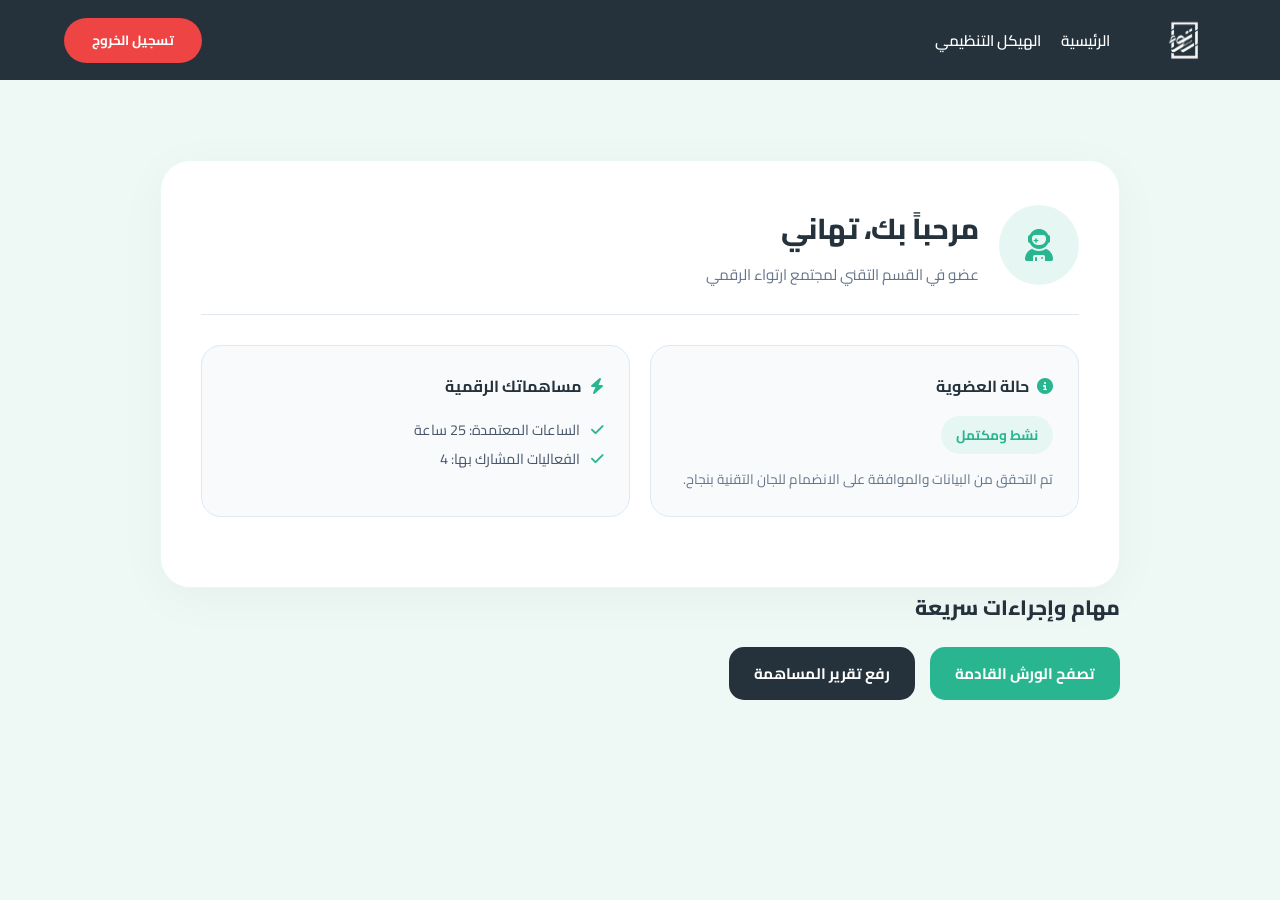
<file: dashboard.html>
<!DOCTYPE html>
<html lang="ar" dir="rtl">
<head>
    <meta charset="UTF-8">
    <meta name="viewport" content="width=device-width, initial-scale=1.0">
    <title>لوحة التحكم - منصة ارتواء</title>
    <link href="https://fonts.googleapis.com/css2?family=Cairo:wght@400;600;700;800&display=swap" rel="stylesheet">
    <link rel="stylesheet" href="https://cdnjs.cloudflare.com/ajax/libs/font-awesome/6.5.1/css/all.min.css">
    <link rel="stylesheet" href="style.css">
    <link rel="stylesheet" href="register.css">
</head>
<body class="registration-page">

    <header class="main-header" style="background-color: var(--dark-bg);">
        <div class="header-right-section">
            <div class="logo">
                <img src="images/logo.png" alt="لوقو ارتواء">
            </div>
            <nav class="nav-links">
                <a href="index.html">الرئيسية</a>
                <a href="structure.html">الهيكل التنظيمي</a>
            </nav>
        </div>
        <button class="btn-login" onclick="window.location.href='index.html'" style="background-color: #ef4444;">تسجيل الخروج</button>
    </header>

    <div class="container" style="width: 100%; max-width: 1000px; margin-top: 40px; padding: 0 20px;">
        <div class="register-card" style="max-width: 100%; text-align: right; padding: 40px;">
            
            <div style="display: flex; align-items: center; gap: 20px; border-bottom: 1px solid #e2e8f0; padding-bottom: 25px; margin-bottom: 30px; flex-wrap: wrap;">
                <div style="width: 80px; height: 80px; background: #e6f7f3; color: var(--jungle-green); border-radius: 50%; display: flex; align-items: center; justify-content: center; font-size: 2rem;">
                    <i class="fa-solid fa-user-astronaut"></i>
                </div>
                <div>
                    <h2 style="color: var(--dark-bg); font-weight: 800; font-size: 1.8rem; margin-bottom: 5px;">مرحباً بك، تهاني</h2>
                    <p style="color: #64748b; font-size: 0.95rem;">عضو في القسم التقني لمجتمع ارتواء الرقمي</p>
                </div>
            </div>

            <div style="display: grid; grid-template-columns: repeat(auto-fit, minmax(280px, 1fr)); gap: 20px; margin-bottom: 30px;">
            
            <div style="background: #f8fafc; padding: 25px; border-radius: 20px; border: 1px solid #e2e8f0;">
                <h4 style="color: var(--dark-bg); margin-bottom: 15px; font-weight: 700;">
                    <i class="fa-solid fa-circle-info" style="color: var(--jungle-green); margin-left: 8px;"></i>حالة العضوية
                </h4>
                <span style="background: #e6f7f3; color: var(--jungle-green); padding: 6px 15px; border-radius: 50px; font-weight: 700; font-size: 0.85rem; display: inline-block;">نشط ومكتمل</span>
                <p style="color: #64748b; font-size: 0.85rem; margin-top: 15px; line-height: 1.6;">تم التحقق من البيانات والموافقة على الانضمام للجان التقنية بنجاح.</p>
            </div>

            <div style="background: #f8fafc; padding: 25px; border-radius: 20px; border: 1px solid #e2e8f0;">
                <h4 style="color: var(--dark-bg); margin-bottom: 15px; font-weight: 700;">
                    <i class="fa-solid fa-bolt" style="color: var(--jungle-green); margin-left: 8px;"></i>مساهماتك الرقمية
                </h4>
                <ul style="list-style: none; color: #475569; font-size: 0.9rem; line-height: 2; padding: 0; margin: 0;">
                    <li><i class="fa-solid fa-check" style="color: var(--jungle-green); margin-left: 8px;"></i> الساعات المعتمدة: 25 ساعة</li>
                    <li><i class="fa-solid fa-check" style="color: var(--jungle-green); margin-left: 8px;"></i> الفعاليات المشارك بها: 4</li>
                </ul>
            </div>

        </div>

            </div>

            <h3 style="color: var(--dark-bg); font-weight: 800; margin-bottom: 20px; font-size: 1.3rem;">مهام وإجراءات سريعة</h3>
            <div style="display: flex; gap: 15px; flex-wrap: wrap;">
                <button class="btn-submit" style="width: auto; padding: 12px 25px; font-size: 0.95rem; margin: 0;" onclick="window.location.href='index.html#events-section'">تصفح الورش القادمة</button>
                <button class="btn-secondary" style="width: auto; padding: 12px 25px; font-size: 0.95rem; margin: 0;" onclick="alert('سيتم فتح بوابة رفع التقارير قريباً')">رفع تقرير المساهمة</button>
            </div>
        </div>
    </div>

</body>
</html>
</file>
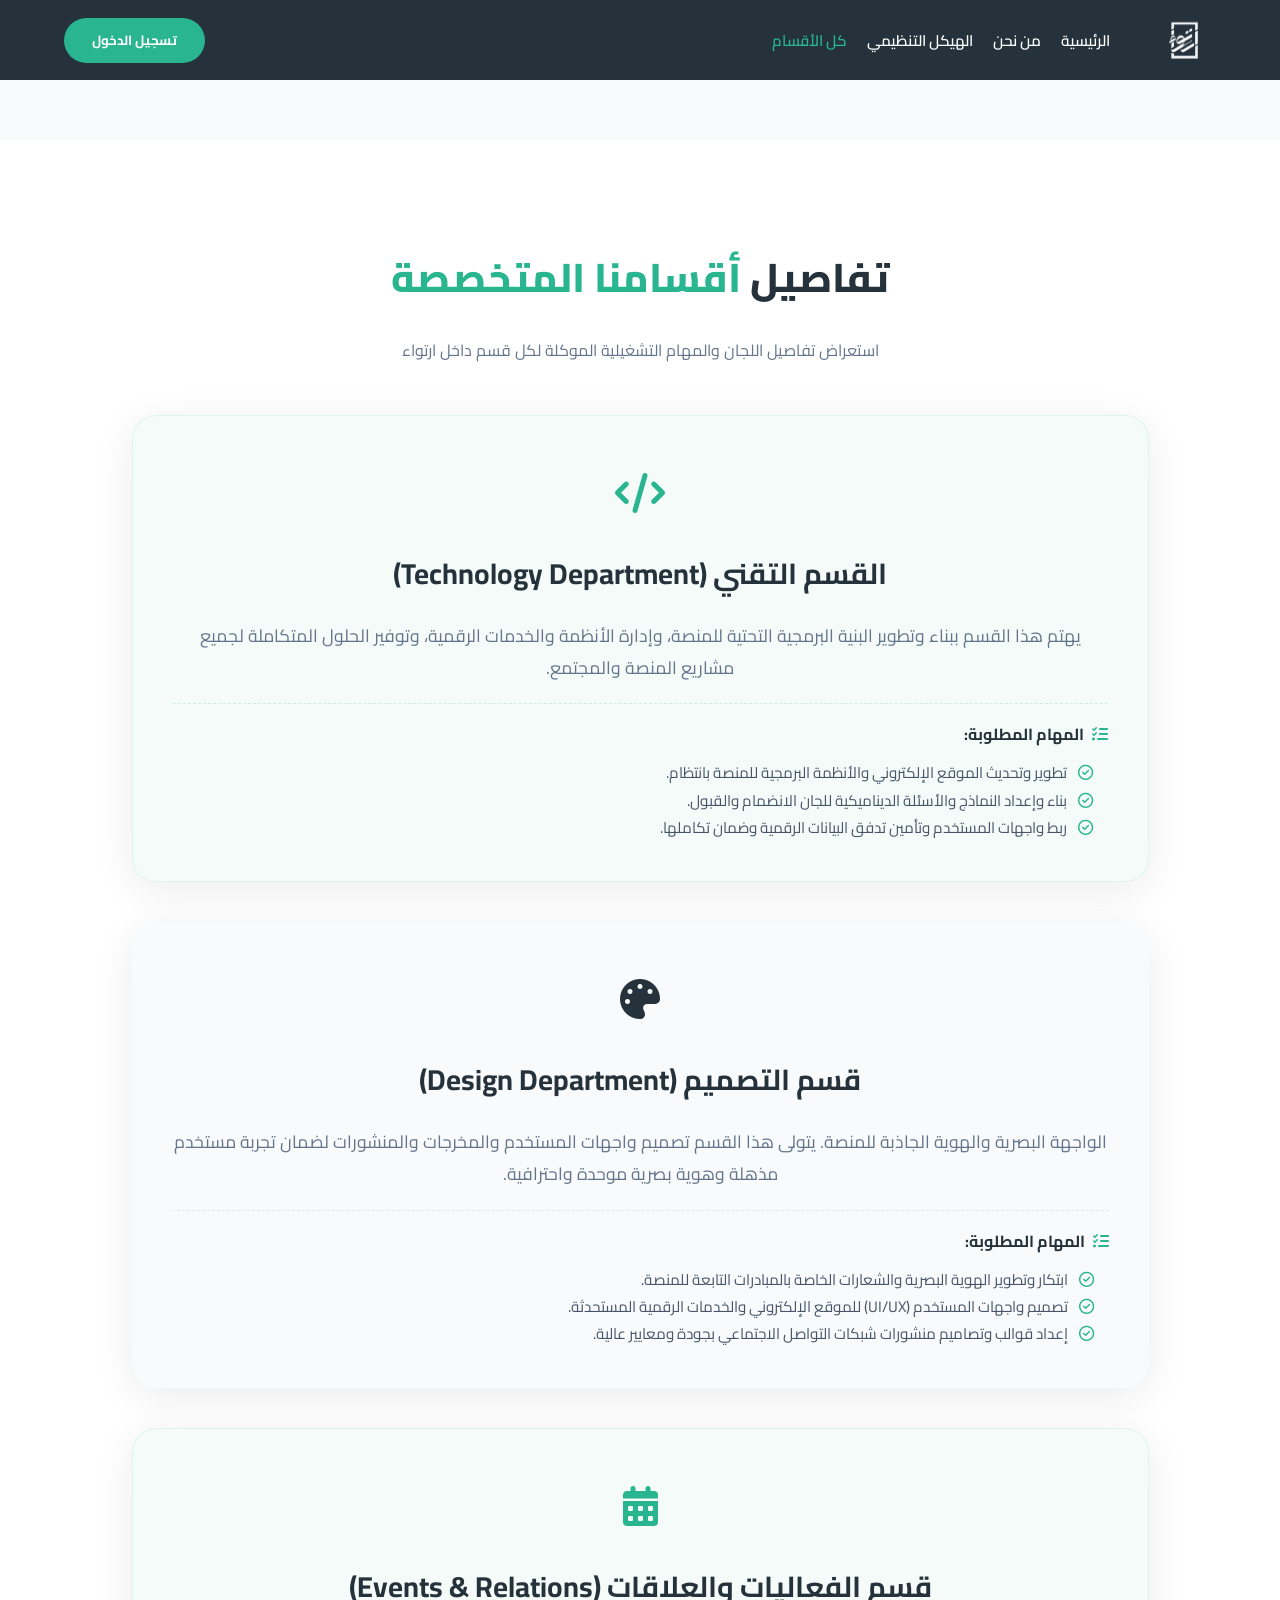
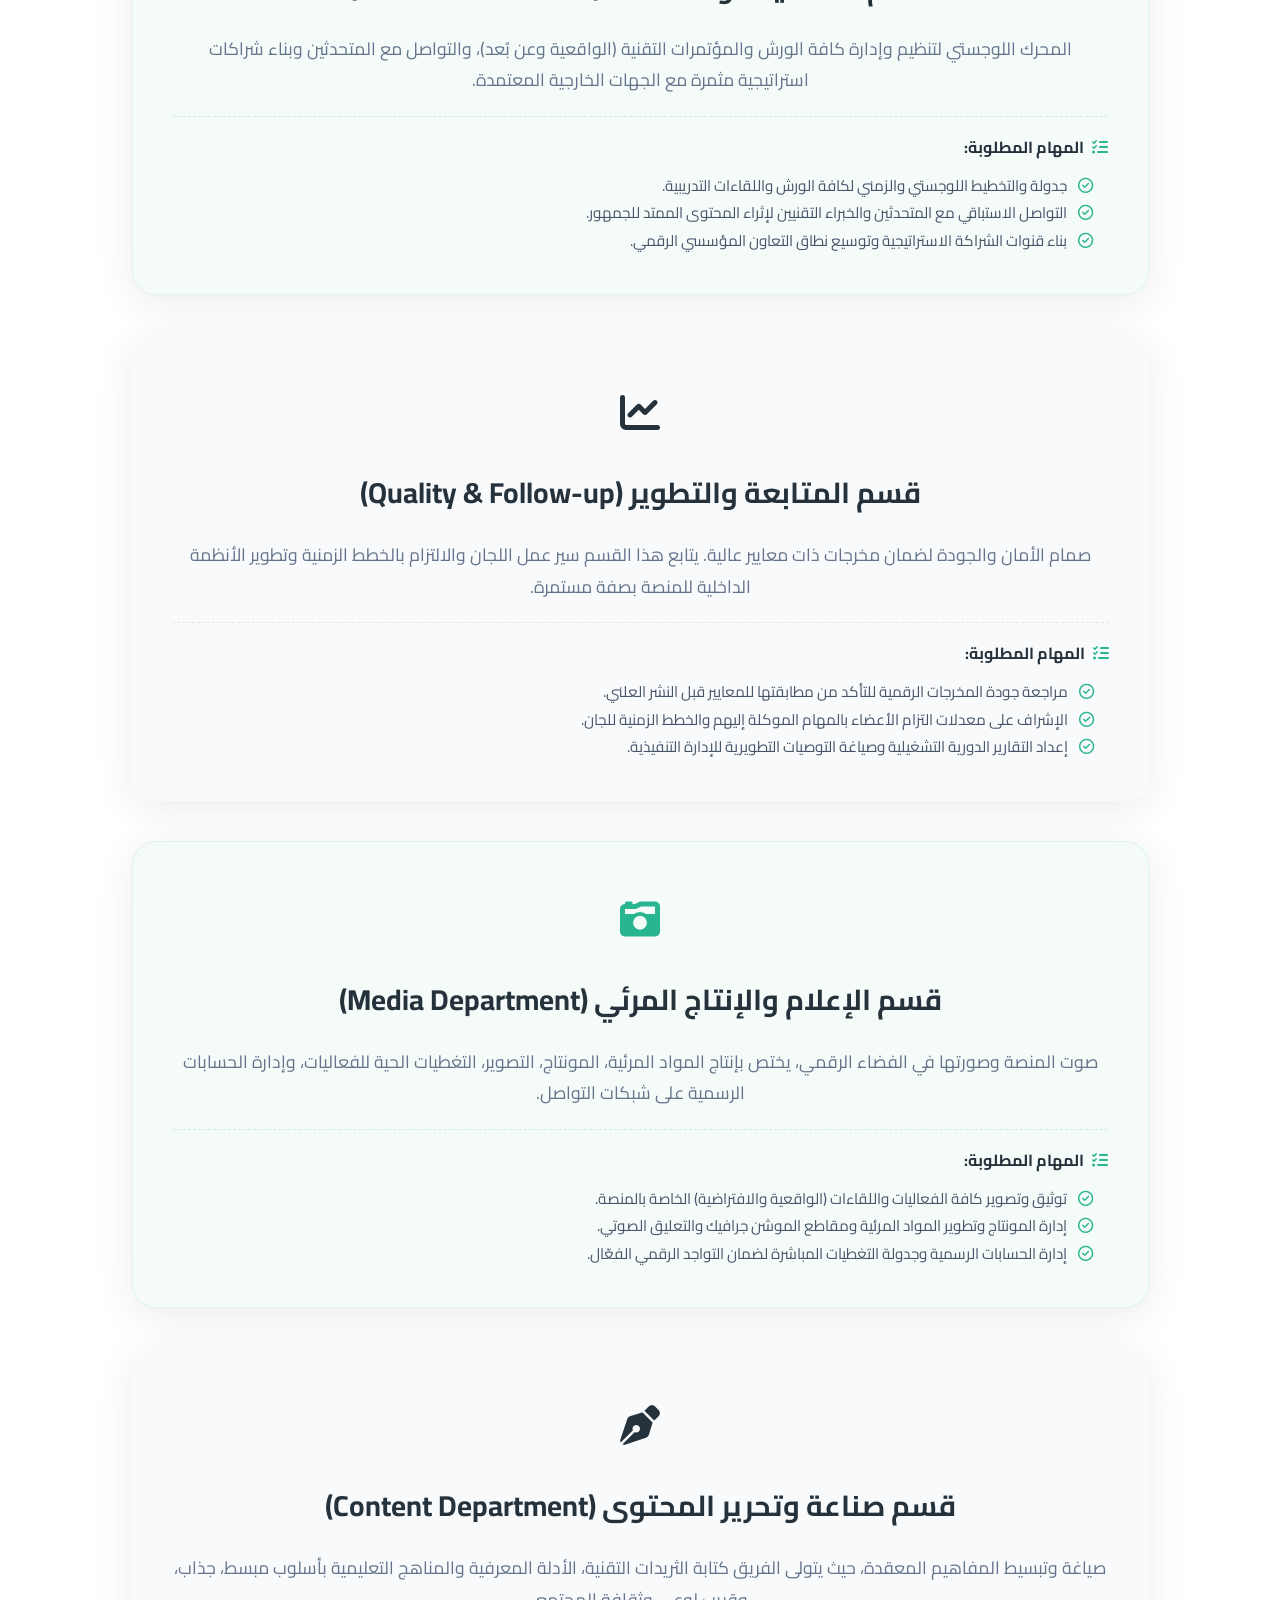
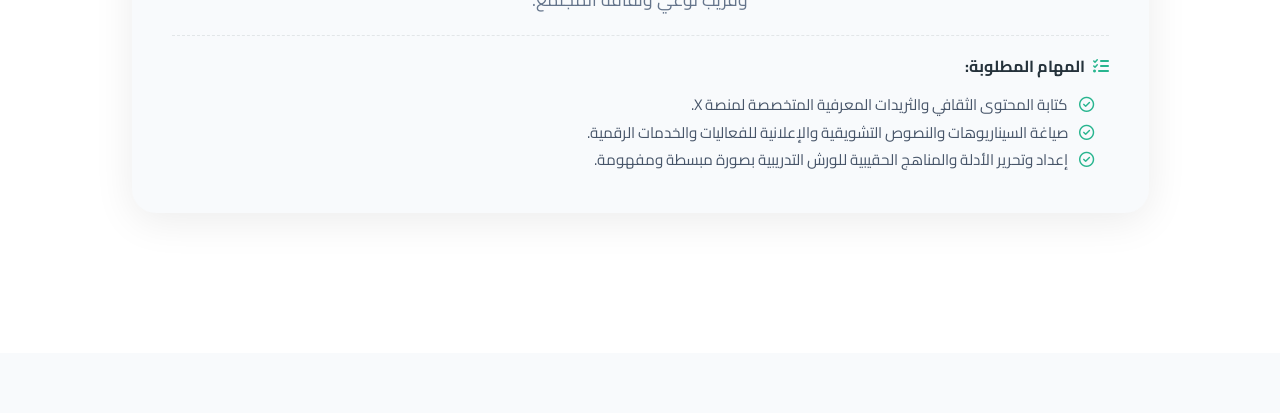
<file: departments.html>
<!DOCTYPE html>
<html lang="ar" dir="rtl">
<head>
    <meta charset="UTF-8">
    <meta name="viewport" content="width=device-width, initial-scale=1.0">
    <title>أقسام منصة ارتواء المتخصصة</title>
    <link href="https://fonts.googleapis.com/css2?family=Cairo:wght@400;600;700;800&display=swap" rel="stylesheet">
    <link rel="stylesheet" href="https://cdnjs.cloudflare.com/ajax/libs/font-awesome/6.5.1/css/all.min.css">
    <link rel="stylesheet" href="style.css">
</head>
<body>

    <header class="main-header" style="position: relative; background-color: var(--dark-bg);">
        <div class="header-right-section">
            <div class="logo">
                <img src="images/logo.png" alt="لوقو ارتواء">
            </div>
            <nav class="nav-links">
                <a href="index.html">الرئيسية</a>
                <a href="index.html#about-section">من نحن</a>
                <a href="structure.html">الهيكل التنظيمي</a>
                 <a href="departments.html" class="active">كل الأقسام</a>
            </nav>
        </div>
        <button class="btn-login" onclick="window.location.href='login.html'">تسجيل الدخول</button>
    </header>

    <main style="background-color: #f8fafc; min-height: 80vh; padding: 60px 0;">
        <section class="about-section departments-page-container">
            <div class="container">
                <h2 class="dynamic-title" style="margin-bottom: 20px;">تفاصيل <span>أقسامنا المتخصصة</span></h2>
                <p style="color: #64748b; margin-bottom: 50px;">استعراض تفاصيل اللجان والمهام التشغيلية الموكلة لكل قسم داخل ارتواء</p>
                
                <div class="info-card message-card" id="tech-dept">
                    <div style="font-size: 2.5rem; color: var(--jungle-green); margin-bottom: 15px;"><i class="fa-solid fa-code"></i></div>
                    <h3>القسم التقني (Technology Department)</h3>
                    <p>يهتم هذا القسم ببناء وتطوير البنية البرمجية التحتية للمنصة، وإدارة الأنظمة والخدمات الرقمية، وتوفير الحلول المتكاملة لجميع مشاريع المنصة والمجتمع.</p>
                    <div style="text-align: right; margin-top: 20px; border-top: 1px dashed rgba(40, 181, 143, 0.2); padding-top: 15px;">
                        <h4 style="color: var(--dark-bg); font-weight: 700; margin-bottom: 10px; font-size: 1rem;"><i class="fa-solid fa-list-check" style="color: var(--jungle-green); margin-left: 8px;"></i>المهام المطلوبة:</h4>
                        <ul style="list-style: none; padding-right: 15px; color: #475569; font-size: 0.95rem; line-height: 1.8;">
                            <li><i class="fa-regular fa-circle-check" style="color: var(--jungle-green); margin-left: 8px;"></i> تطوير وتحديث الموقع الإلكتروني والأنظمة البرمجية للمنصة بانتظام.</li>
                            <li><i class="fa-regular fa-circle-check" style="color: var(--jungle-green); margin-left: 8px;"></i> بناء وإعداد النماذج والأسئلة الديناميكية للجان الانضمام والقبول.</li>
                            <li><i class="fa-regular fa-circle-check" style="color: var(--jungle-green); margin-left: 8px;"></i> ربط واجهات المستخدم وتأمين تدفق البيانات الرقمية وضمان تكاملها.</li>
                        </ul>
                    </div>
                </div>

                <div class="info-card vision-card" id="design-dept">
                    <div style="font-size: 2.5rem; color: var(--dark-bg); margin-bottom: 15px;"><i class="fa-solid fa-palette"></i></div>
                    <h3>قسم التصميم (Design Department)</h3>
                    <p>الواجهة البصرية والهوية الجاذبة للمنصة. يتولى هذا القسم تصميم واجهات المستخدم والمخرجات والمنشورات لضمان تجربة مستخدم مذهلة وهوية بصرية موحدة واحترافية.</p>
                    <div style="text-align: right; margin-top: 20px; border-top: 1px dashed rgba(37, 50, 59, 0.1); padding-top: 15px;">
                        <h4 style="color: var(--dark-bg); font-weight: 700; margin-bottom: 10px; font-size: 1rem;"><i class="fa-solid fa-list-check" style="color: var(--jungle-green); margin-left: 8px;"></i>المهام المطلوبة:</h4>
                        <ul style="list-style: none; padding-right: 15px; color: #475569; font-size: 0.95rem; line-height: 1.8;">
                            <li><i class="fa-regular fa-circle-check" style="color: var(--jungle-green); margin-left: 8px;"></i> ابتكار وتطوير الهوية البصرية والشعارات الخاصة بالمبادرات التابعة للمنصة.</li>
                            <li><i class="fa-regular fa-circle-check" style="color: var(--jungle-green); margin-left: 8px;"></i> تصميم واجهات المستخدم (UI/UX) للموقع الإلكتروني والخدمات الرقمية المستحدثة.</li>
                            <li><i class="fa-regular fa-circle-check" style="color: var(--jungle-green); margin-left: 8px;"></i> إعداد قوالب وتصاميم منشورات شبكات التواصل الاجتماعي بجودة ومعايير عالية.</li>
                        </ul>
                    </div>
                </div>

                <div class="info-card message-card" id="events-dept">
                    <div style="font-size: 2.5rem; color: var(--jungle-green); margin-bottom: 15px;"><i class="fa-solid fa-calendar-days"></i></div>
                    <h3>قسم الفعاليات والعلاقات (Events & Relations)</h3>
                    <p>المحرك اللوجستي لتنظيم وإدارة كافة الورش والمؤتمرات التقنية (الواقعية وعن بُعد)، والتواصل مع المتحدثين وبناء شراكات استراتيجية مثمرة مع الجهات الخارجية المعتمدة.</p>
                    <div style="text-align: right; margin-top: 20px; border-top: 1px dashed rgba(40, 181, 143, 0.2); padding-top: 15px;">
                        <h4 style="color: var(--dark-bg); font-weight: 700; margin-bottom: 10px; font-size: 1rem;"><i class="fa-solid fa-list-check" style="color: var(--jungle-green); margin-left: 8px;"></i>المهام المطلوبة:</h4>
                        <ul style="list-style: none; padding-right: 15px; color: #475569; font-size: 0.95rem; line-height: 1.8;">
                            <li><i class="fa-regular fa-circle-check" style="color: var(--jungle-green); margin-left: 8px;"></i> جدولة والتخطيط اللوجستي والزمني لكافة الورش واللقاءات التدريبية.</li>
                            <li><i class="fa-regular fa-circle-check" style="color: var(--jungle-green); margin-left: 8px;"></i> التواصل الاستباقي مع المتحدثين والخبراء التقنيين لإثراء المحتوى الممتد للجمهور.</li>
                            <li><i class="fa-regular fa-circle-check" style="color: var(--jungle-green); margin-left: 8px;"></i> بناء قنوات الشراكة الاستراتيجية وتوسيع نطاق التعاون المؤسسي الرقمي.</li>
                        </ul>
                    </div>
                </div>

                <div class="info-card vision-card" id="followup-dept">
                    <div style="font-size: 2.5rem; color: var(--dark-bg); margin-bottom: 15px;"><i class="fa-solid fa-chart-line"></i></div>
                    <h3>قسم المتابعة والتطوير (Quality & Follow-up)</h3>
                    <p>صمام الأمان والجودة لضمان مخرجات ذات معايير عالية. يتابع هذا القسم سير عمل اللجان والالتزام بالخطط الزمنية وتطوير الأنظمة الداخلية للمنصة بصفة مستمرة.</p>
                    <div style="text-align: right; margin-top: 20px; border-top: 1px dashed rgba(37, 50, 59, 0.1); padding-top: 15px;">
                        <h4 style="color: var(--dark-bg); font-weight: 700; margin-bottom: 10px; font-size: 1rem;"><i class="fa-solid fa-list-check" style="color: var(--jungle-green); margin-left: 8px;"></i>المهام المطلوبة:</h4>
                        <ul style="list-style: none; padding-right: 15px; color: #475569; font-size: 0.95rem; line-height: 1.8;">
                            <li><i class="fa-regular fa-circle-check" style="color: var(--jungle-green); margin-left: 8px;"></i> مراجعة جودة المخرجات الرقمية للتأكد من مطابقتها للمعايير قبل النشر العلني.</li>
                            <li><i class="fa-regular fa-circle-check" style="color: var(--jungle-green); margin-left: 8px;"></i> الإشراف على معدلات التزام الأعضاء بالمهام الموكلة إليهم والخطط الزمنية للجان.</li>
                            <li><i class="fa-regular fa-circle-check" style="color: var(--jungle-green); margin-left: 8px;"></i> إعداد التقارير الدورية التشغيلية وصياغة التوصيات التطويرية للإدارة التنفيذية.</li>
                        </ul>
                    </div>
                </div>

                <div class="info-card message-card" id="media-dept">
                    <div style="font-size: 2.5rem; color: var(--jungle-green); margin-bottom: 15px;"><i class="fa-solid fa-camera-retro"></i></div>
                    <h3>قسم الإعلام والإنتاج المرئي (Media Department)</h3>
                    <p>صوت المنصة وصورتها في الفضاء الرقمي، يختص بإنتاج المواد المرئية، المونتاج، التصوير، التغطيات الحية للفعاليات، وإدارة الحسابات الرسمية على شبكات التواصل.</p>
                    <div style="text-align: right; margin-top: 20px; border-top: 1px dashed rgba(40, 181, 143, 0.2); padding-top: 15px;">
                        <h4 style="color: var(--dark-bg); font-weight: 700; margin-bottom: 10px; font-size: 1rem;"><i class="fa-solid fa-list-check" style="color: var(--jungle-green); margin-left: 8px;"></i>المهام المطلوبة:</h4>
                        <ul style="list-style: none; padding-right: 15px; color: #475569; font-size: 0.95rem; line-height: 1.8;">
                            <li><i class="fa-regular fa-circle-check" style="color: var(--jungle-green); margin-left: 8px;"></i> توثيق وتصوير كافة الفعاليات واللقاءات (الواقعية والافتراضية) الخاصة بالمنصة.</li>
                            <li><i class="fa-regular fa-circle-check" style="color: var(--jungle-green); margin-left: 8px;"></i> إدارة المونتاج وتطوير المواد المرئية ومقاطع الموشن جرافيك والتعليق الصوتي.</li>
                            <li><i class="fa-regular fa-circle-check" style="color: var(--jungle-green); margin-left: 8px;"></i> إدارة الحسابات الرسمية وجدولة التغطيات المباشرة لضمان التواجد الرقمي الفعّال.</li>
                        </ul>
                    </div>
                </div>

                <div class="info-card vision-card" id="content-dept">
                    <div style="font-size: 2.5rem; color: var(--dark-bg); margin-bottom: 15px;"><i class="fa-solid fa-pen-nib"></i></div>
                    <h3>قسم صناعة وتحرير المحتوى (Content Department)</h3>
                    <p>صياغة وتبسيط المفاهيم المعقدة، حيث يتولى الفريق كتابة الثريدات التقنية، الأدلة المعرفية والمناهج التعليمية بأسلوب مبسط، جذاب، وقريب لوعي وثقافة المجتمع.</p>
                    <div style="text-align: right; margin-top: 20px; border-top: 1px dashed rgba(37, 50, 59, 0.1); padding-top: 15px;">
                        <h4 style="color: var(--dark-bg); font-weight: 700; margin-bottom: 10px; font-size: 1rem;"><i class="fa-solid fa-list-check" style="color: var(--jungle-green); margin-left: 8px;"></i>المهام المطلوبة:</h4>
                        <ul style="list-style: none; padding-right: 15px; color: #475569; font-size: 0.95rem; line-height: 1.8;">
                            <li><i class="fa-regular fa-circle-check" style="color: var(--jungle-green); margin-left: 8px;"></i> كتابة المحتوى الثقافي والثريدات المعرفية المتخصصة لمنصة X.</li>
                            <li><i class="fa-regular fa-circle-check" style="color: var(--jungle-green); margin-left: 8px;"></i> صياغة السيناريوهات والنصوص التشويقية والإعلانية للفعاليات والخدمات الرقمية.</li>
                            <li><i class="fa-regular fa-circle-check" style="color: var(--jungle-green); margin-left: 8px;"></i> إعداد وتحرير الأدلة والمناهج الحقيبية للورش التدريبية بصورة مبسطة ومفهومة.</li>
                        </ul>
                    </div>
                </div>

            </div>
        </section>
    </main>

    <script src="script.js"></script>
</body>
</html>
</file>
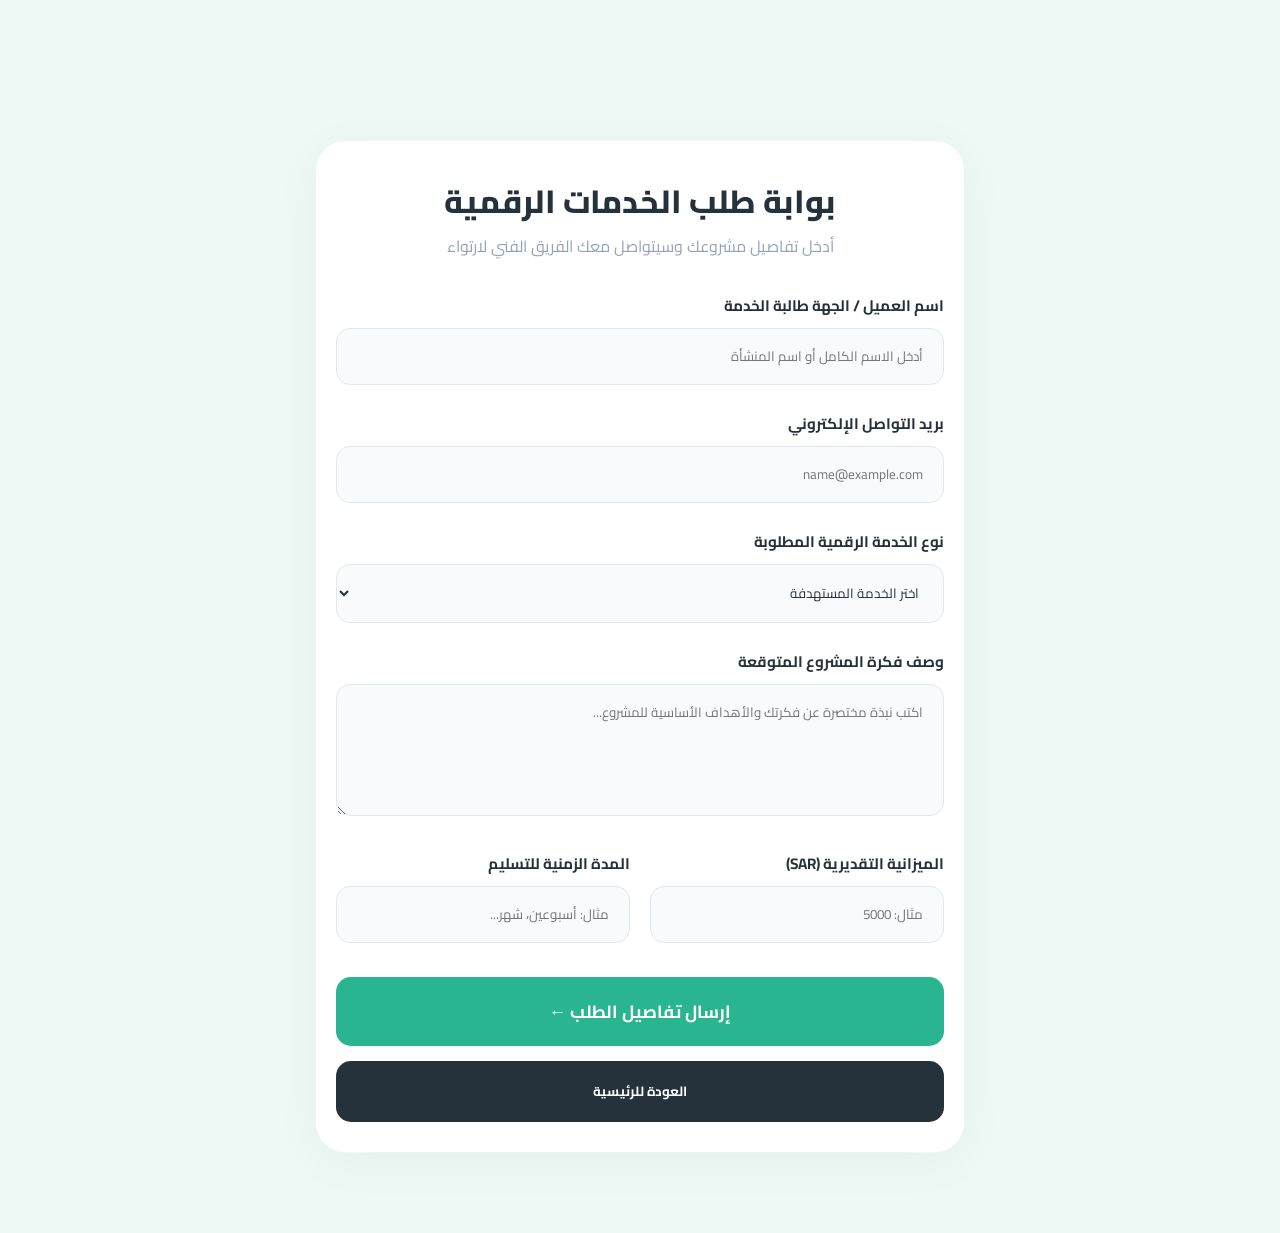
<file: order.html>
<!DOCTYPE html>
<html lang="ar" dir="rtl">
<head>
    <meta charset="UTF-8">
    <meta name="viewport" content="width=device-width, initial-scale=1.0">
    <title>تقديم طلب خدمة رقمية - منصة ارتواء</title>
    <link href="https://fonts.googleapis.com/css2?family=Cairo:wght@400;600;700;800&display=swap" rel="stylesheet">
    <link rel="stylesheet" href="https://cdnjs.cloudflare.com/ajax/libs/font-awesome/6.5.1/css/all.min.css">
    <link rel="stylesheet" href="style.css">
    <link rel="stylesheet" href="register.css">
</head>
<body class="registration-page">

    <div class="register-card" style="margin-top: 20px; text-align: right;">
        <div style="text-align: center; margin-bottom: 30px;">
            <h2 class="register-card__title" style="font-size: 2rem;">بوابة طلب الخدمات الرقمية</h2>
            <p class="register-card__subtitle" style="margin-bottom: 0;">أدخل تفاصيل مشروعك وسيتواصل معك الفريق الفني لارتواء</p>
        </div>

        <form id="digitalServiceForm" onsubmit="event.preventDefault(); document.getElementById('formFields').style.display='none'; document.getElementById('orderSuccess').style.display='block';">
            
            <div id="formFields">
                <div class="form-group">
                    <label class="form-group__label">اسم العميل / الجهة طالبة الخدمة</label>
                    <input type="text" class="form-group__input" placeholder="أدخل الاسم الكامل أو اسم المنشأة" required>
                </div>

                <div class="form-group">
                    <label class="form-group__label">بريد التواصل الإلكتروني</label>
                    <input type="email" class="form-group__input" placeholder="name@example.com" required>
                </div>

                <div class="form-group">
                    <label class="form-group__label">نوع الخدمة الرقمية المطلوبة</label>
                    <select class="form-group__select" required>
                        <option value="" disabled selected>اختر الخدمة المستهدفة</option>
                        <option value="web">تطوير وتصميم المواقع الإلكترونية</option>
                        <option value="games">تطوير الألعاب التعليمية والترفيهية (Phaser.js / Engines)</option>
                        <option value="design">تصميم الهويات البصرية والشعارات وواجهات الـ UI/UX</option>
                    </select>
                </div>

                <div class="form-group">
                    <label class="form-group__label">وصف فكرة المشروع المتوقعة</label>
                    <textarea class="form-group__textarea" rows="4" placeholder="اكتب نبذة مختصرة عن فكرتك والأهداف الأساسية للمشروع..." required></textarea>
                </div>

                <div class="form-row">
                    <div class="form-group">
                        <label class="form-group__label">الميزانية التقديرية (SAR)</label>
                        <input type="number" class="form-group__input" placeholder="مثال: 5000" required>
                    </div>
                    <div class="form-group">
                        <label class="form-group__label">المدة الزمنية للتسليم</label>
                        <input type="text" class="form-group__input" placeholder="مثال: أسبوعين، شهر..." required>
                    </div>
                </div>

                <button type="submit" class="btn-submit">إرسال تفاصيل الطلب ←</button>
                <button type="button" class="btn-secondary" onclick="window.location.href='index.html'">العودة للرئيسية</button>
            </div>

            <div id="orderSuccess" style="display: none; text-align: center; padding: 30px 10px;">
                <div style="font-size: 4rem; color: var(--jungle-green); margin-bottom: 20px;">
                    <i class="fa-solid fa-circle-check"></i>
                </div>
                <h3 style="color: var(--dark-bg); font-weight: 800; margin-bottom: 15px;">تم استلام طلبك بنجاح!</h3>
                <p style="color: #64748b; font-size: 0.95rem; line-height: 1.8; margin-bottom: 30px;">
                    شكرًا لثقتك بمنصة ارتواء الرقمية. تم تحويل تفاصيل المشروع إلى رئيس اللجنة المختصة بنجاح، وسيقوم ممثل الفريق الفني بالتواصل معك عبر البريد الإلكتروني خلال 48 ساعة لمناقشة آليات التنفيذ.
                </p>
                <button type="button" class="btn-submit" onclick="window.location.href='index.html'">العودة للصفحة الرئيسية</button>
            </div>

        </form>
    </div>

</body>
</html>
</file>
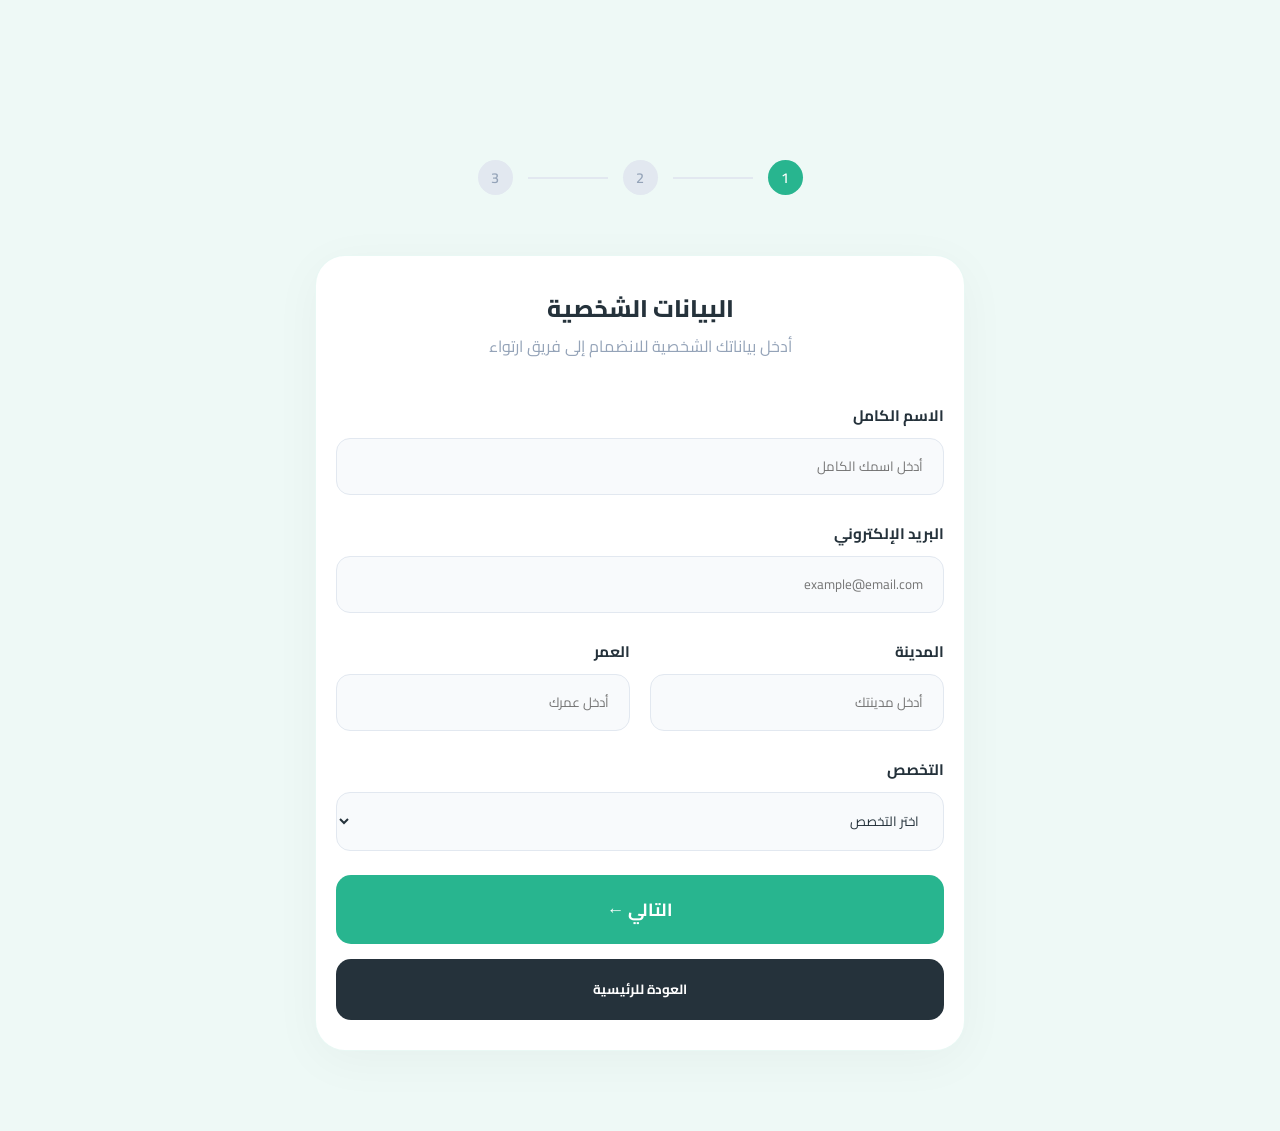
<file: register.html>
<!DOCTYPE html>
<html lang="ar" dir="rtl">
<head>
    <meta charset="UTF-8">
    <meta name="viewport" content="width=device-width, initial-scale=1.0">
    <title>الانضمام - منصة ارتواء</title>
    <link href="https://fonts.googleapis.com/css2?family=Cairo:wght@400;600;700;800&display=swap" rel="stylesheet">
    <link rel="stylesheet" href="https://cdnjs.cloudflare.com/ajax/libs/font-awesome/6.5.1/css/all.min.css">
    <link rel="stylesheet" href="style.css">
    <link rel="stylesheet" href="register.css">
</head>
<body class="registration-page">

    <div class="stepper">
        <div class="step step--active" id="stepIndicator1">
            <span class="step__number">1</span>
            <span class="step__label">البيانات الشخصية</span>
        </div>
        <div class="step__line" id="stepLine1"></div>
        <div class="step" id="stepIndicator2">
            <span class="step__number">2</span>
            <span class="step__label">اختيار اللجنة</span>
        </div>
        <div class="step__line" id="stepLine2"></div>
        <div class="step" id="stepIndicator3">
            <span class="step__number">3</span>
            <span class="step__label">الأسئلة</span>
        </div>
    </div>

    <div class="register-card" id="step1Container">
        <h2 class="register-card__title">البيانات الشخصية</h2>
        <p class="register-card__subtitle">أدخل بياناتك الشخصية للانضمام إلى فريق ارتواء</p>

        <form class="register-form" id="personalInfoForm">
            <div class="form-group">
                <label class="form-group__label">الاسم الكامل</label>
                <input type="text" class="form-group__input" placeholder="أدخل اسمك الكامل" required>
            </div>

            <div class="form-group">
                <label class="form-group__label">البريد الإلكتروني</label>
                <input type="email" class="form-group__input" placeholder="example@email.com" required>
            </div>

            <div class="form-row">
                <div class="form-group">
                    <label class="form-group__label">المدينة</label>
                    <input type="text" class="form-group__input" placeholder="أدخل مدينتك" required>
                </div>
                <div class="form-group">
                    <label class="form-group__label">العمر</label>
                    <input type="number" class="form-group__input" placeholder="أدخل عمرك" required>
                </div>
            </div>

            <div class="form-group">
                <label class="form-group__label">التخصص</label>
                <select class="form-group__select" id="specializationSelect" required>
                    <option value="" disabled selected>اختر التخصص</option>
                    <option value="cs">علوم حاسب</option>
                    <option value="it">تقنية معلومات</option>
                    <option value="other">غيره</option>
                </select>
            </div>

            <div class="form-group" id="otherSpecializationGroup" style="display: none;">
                <label class="form-group__label">ادخل تخصصك</label>
                <input type="text" class="form-group__input" id="otherSpecializationInput" placeholder="اكتب تخصصك هنا">
            </div>

            <button type="submit" class="btn-submit">التالي ←</button>
            <button type="button" class="btn-secondary" onclick="window.location.href='index.html'">العودة للرئيسية</button>
        </form>
    </div>

    <div id="step2Container" style="display: none; width: 100%; max-width: 1200px; margin: 0 auto;">
        <div class="selection-header" style="text-align: center; margin-bottom: 40px;">
            <h2 class="register-card__title">اختر اللجنة المناسبة</h2>
            <p class="register-card__subtitle">اختر القسم الذي يناسب مهاراتك واهتماماتك للانضمام إلى فريق ارتواء</p>
            <a href="#" class="back-link" id="backToStep1">→ العودة للخطوة السابقة</a>
        </div>

        <div class="committees-grid">
            <div class="committee-card">
                <div class="committee-card__icon"><img src="images/Overlay(6).svg" alt="التقنية"></div>
                <h3 class="committee-card__name">التقنية</h3>
                <p class="committee-card__desc">تطوير المواقع والتطبيقات وتقديم الحلول التقنية المتقدمة.</p>
                <button class="btn-select-committee">اختر اللجنة</button>
            </div>

            <div class="committee-card">
                <div class="committee-card__icon"><img src="images/Overlay(1).svg" alt="التصميم"></div>
                <h3 class="committee-card__name">التصميم</h3>
                <p class="committee-card__desc">إنشاء هويات بصرية مبتكرة وتصاميم جذابة للمشاريع.</p>
                <button class="btn-select-committee">اختر اللجنة</button>
            </div>

            <div class="committee-card">
                <div class="committee-card__icon"><img src="images/Overlay(2).svg" alt="الفعاليات"></div>
                <h3 class="committee-card__name">الفعاليات والعلاقات</h3>
                <p class="committee-card__desc">تنظيم وإدارة الفعاليات التقنية وبناء شراكات استراتيجية.</p>
                <button class="btn-select-committee">اختر اللجنة</button>
            </div>

            <div class="committee-card">
                <div class="committee-card__icon"><img src="images/Overlay(3).svg" alt="المتابعة"></div>
                <h3 class="committee-card__name">المتابعة والتطوير</h3>
                <p class="committee-card__desc">متابعة سير العمل وتطوير الأداء لضمان جودة المخرجات.</p>
                <button class="btn-select-committee">اختر اللجنة</button>
            </div>

            <div class="committee-card">
                <div class="committee-card__icon"><img src="images/Overlay(4).svg" alt="الإعلام"></div>
                <h3 class="committee-card__name">الإعلام</h3>
                <p class="committee-card__desc">إنتاج المحتوى المرئي والتغطية الإعلامية للفعاليات والأنشطة.</p>
                <button class="btn-select-committee">اختر اللجنة</button>
            </div>

            <div class="committee-card">
                <div class="committee-card__icon"><img src="images/Overlay(5).svg" alt="المحتوى"></div>
                <h3 class="committee-card__name">المحتوى</h3>
                <p class="committee-card__desc">كتابة وإعداد المحتوى التقني والتعليمي بأسلوب مبسط وجذاب.</p>
                <button class="btn-select-committee">اختر اللجنة</button>
            </div>
        </div>
    </div>

    <div id="step3Container" style="display: none; width: 100%; max-width: 650px; margin: 0 auto;">
        <div class="selection-header" style="text-align: center; margin-bottom: 20px;">
            <h2 class="register-card__title" id="committeeQuestionTitle">القسم التقني</h2>
            <p class="register-card__subtitle">أجب على الأسئلة التالية لإكمال طلب الانضمام</p>
            <div style="text-align: center; margin: 15px 0 5px 0;">
                <a href="#" class="back-link" id="backToStep2".> → تغيير اللجنة </a>
            </div>
        </div>

        <div class="register-card" style="text-align: right; padding: 45px 35px;">
            <form id="questionsForm">
                <div id="dynamicQuestions"></div>

                <div class="btn-group" style="margin-top: 35px;">
                    <button type="submit" class="btn-submit">إرسال الطلب ←</button>
                    <button type="button" class="btn-secondary" onclick="window.location.href='index.html'" style="margin-top: 5px;">العودة للصفحة الرئيسية</button>
                </div>
            </form>
        </div>
    </div>
    <div id="successContainer" style="display: none; width: 100%; max-width: 650px; margin: 0 auto; text-align: center;">
        <div class="register-card" style="padding: 50px 40px;">
            <div style="font-size: 4.5rem; color: #28B58F; margin-bottom: 20px;">
                <i class="fa-solid fa-circle-check"></i>
            </div>
            <h2 class="register-card__title" style="margin-bottom: 15px;">تم إرسال طلبك بنجاح!</h2>
            <p class="register-card__subtitle" style="margin-bottom: 30px; font-size: 1rem; line-height: 1.6;">
                شكرًا لاهتمامك بالانضمام إلى فريق منصة ارتواء. تم استلام بياناتك بنجاح، وسيقوم الفريق بمراجعة طلبك والتواصل معك عبر البريد الإلكتروني قريباً.
            </p>
            <button type="button" class="btn-submit" onclick="window.location.href='index.html'">العودة للصفحة الرئيسية</button>
        </div>
    </div>    
    <script src="script.js"></script>
</body>
</html>
</file>
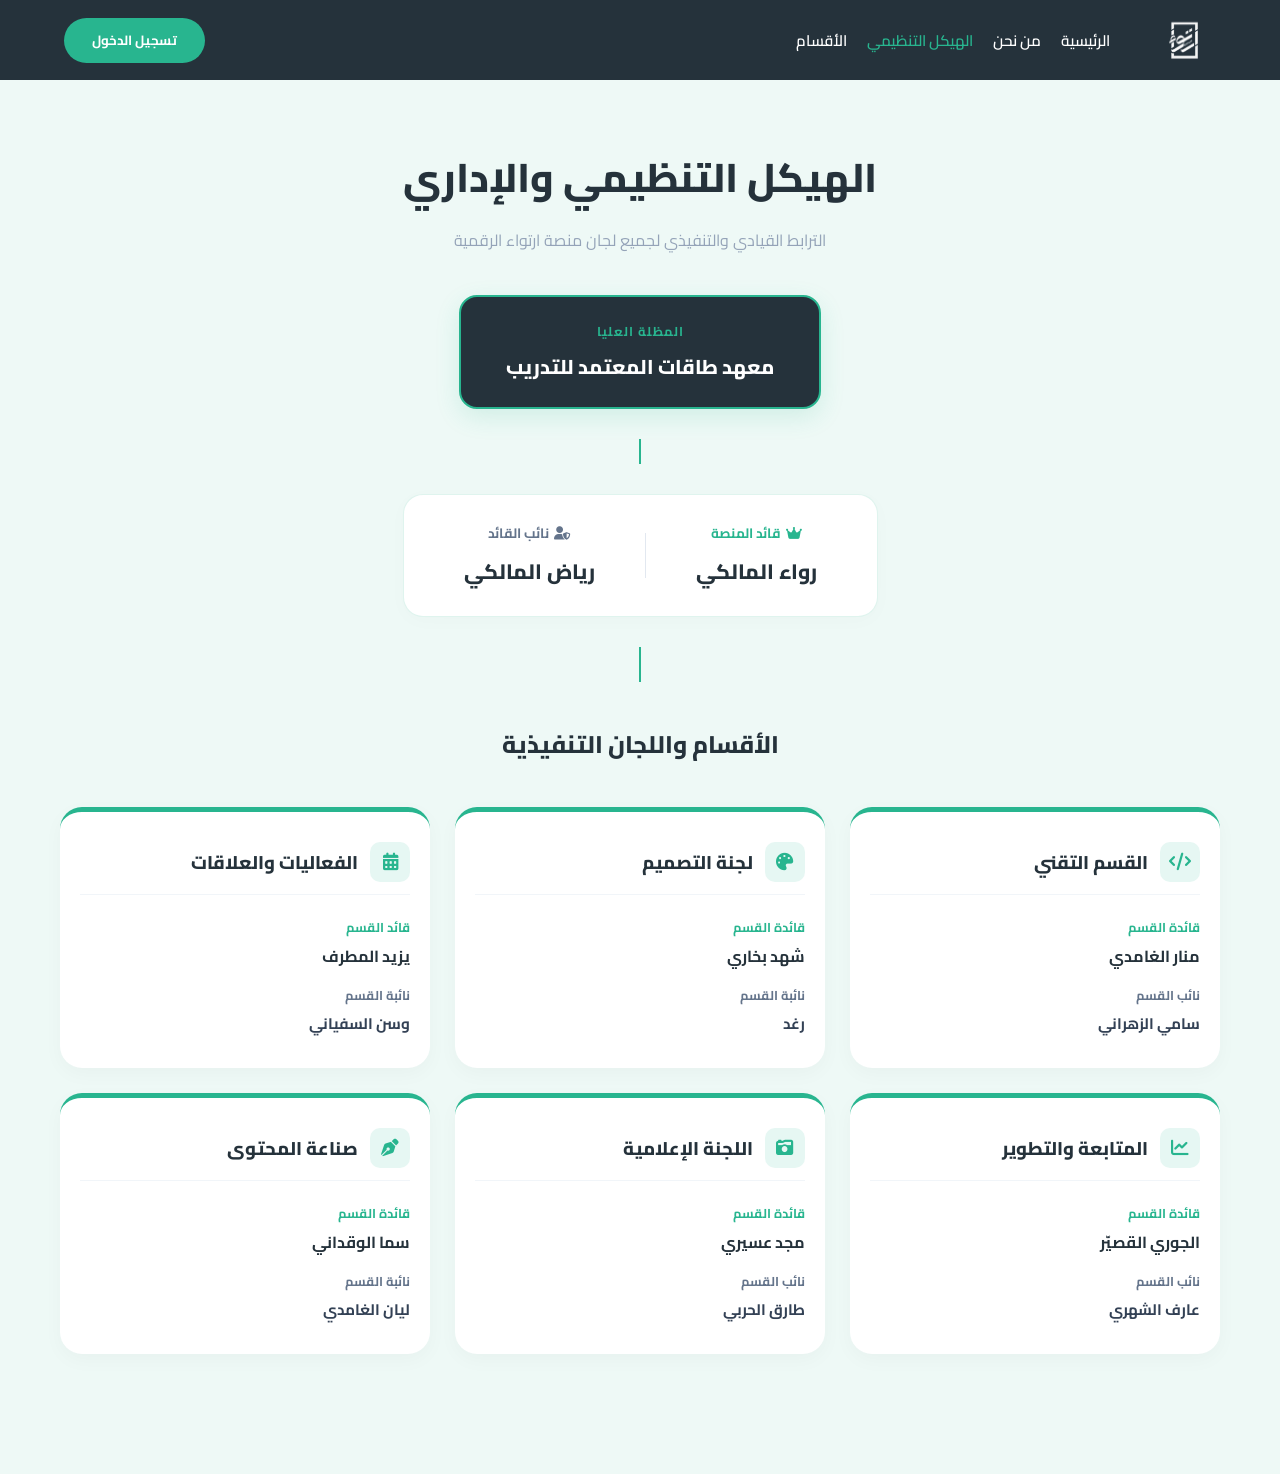
<file: structure.html>
<!DOCTYPE html>
<html lang="ar" dir="rtl">
<head>
    <meta charset="UTF-8">
    <meta name="viewport" content="width=device-width, initial-scale=1.0">
    <title>الهيكل التنظيمي - منصة ارتواء</title>
    <link href="https://fonts.googleapis.com/css2?family=Cairo:wght@400;600;700;800&display=swap" rel="stylesheet">
    <link rel="stylesheet" href="https://cdnjs.cloudflare.com/ajax/libs/font-awesome/6.5.1/css/all.min.css">
    <link rel="stylesheet" href="style.css">
    <link rel="stylesheet" href="register.css">
</head>
<body class="registration-page">

    <header class="main-header" style="background-color: var(--dark-bg);">
        <div class="header-right-section">
            <div class="logo">
                <img src="images/logo.png" alt="لوقو ارتواء">
            </div>
            <nav class="nav-links">
                <a href="index.html">الرئيسية</a>
                <a href="index.html#about-section">من نحن</a>
                <a href="structure.html" class="active">الهيكل التنظيمي</a>
                <a href="index.html#departments-section">الأقسام</a>
            </nav>
        </div>
        <button class="btn-login" onclick="window.location.href='login.html'">تسجيل الدخول</button>
    </header>

    <div class="container" style="width: 100%; max-width: 1200px; margin-top: 20px; padding: 0 20px; text-align: center;">
        <h2 class="register-card__title" style="font-size: 2.5rem; margin-bottom: 10px; font-weight: 800;">الهيكل التنظيمي والإداري</h2>
        <p class="register-card__subtitle" style="margin-bottom: 20px;">الترابط القيادي والتنفيذي لجميع لجان منصة ارتواء الرقمية</p>

        <div style="display: flex; flex-direction: column; align-items: center; gap: 30px; margin-top: 40px;">
            
            <div style="background: var(--dark-bg); color: white; padding: 22px 45px; border-radius: 18px; border: 2px solid var(--jungle-green); box-shadow: 0 8px 25px rgba(40, 181, 143, 0.15);">
                <span style="font-size: 0.8rem; color: var(--jungle-green); font-weight: 700; display: block; margin-bottom: 5px; letter-spacing: 1px;">المظلة العليا</span>
                <h3 style="font-size: 1.25rem; font-weight: 800; font-family: var(--font-main);">معهد طاقات المعتمد للتدريب</h3>
            </div>

            <div style="width: 2px; height: 25px; background: var(--jungle-green);"></div>

            <div style="background: white; padding: 25px 60px; border-radius: 20px; border: 1px solid rgba(40, 181, 143, 0.15); box-shadow: 0 4px 20px rgba(0,0,0,0.02); display: flex; gap: 50px; align-items: center; justify-content: center; flex-wrap: wrap;">
                <div style="text-align: center;">
                    <span style="font-size: 0.85rem; color: var(--jungle-green); font-weight: 700; display: block; margin-bottom: 6px;"><i class="fa-solid fa-crown" style="margin-left: 5px;"></i>قائد المنصة</span>
                    <h3 style="font-size: 1.3rem; font-weight: 800; color: var(--dark-bg);">رواء المالكي</h3>
                </div>
                <div style="width: 1px; height: 45px; background: #e2e8f0;"></div>
                <div style="text-align: center;">
                    <span style="font-size: 0.85rem; color: #64748b; font-weight: 700; display: block; margin-bottom: 6px;"><i class="fa-solid fa-user-shield" style="margin-left: 5px;"></i>نائب القائد</span>
                    <h3 style="font-size: 1.3rem; font-weight: 800; color: var(--dark-bg);">رياض المالكي</h3>
                </div>
            </div>

            <div style="width: 2px; height: 35px; background: var(--jungle-green);"></div>

            <h3 style="color: var(--dark-bg); font-weight: 800; font-size: 1.5rem; margin-top: 10px;">الأقسام واللجان التنفيذية</h3>

            <div style="display: grid; grid-template-columns: repeat(auto-fit, minmax(280px, 1fr)); gap: 25px; width: 100%; margin-top: 10px; padding-bottom: 40px;">
                
                <div style="background: white; padding: 30px 20px; border-radius: 22px; border-top: 5px solid var(--jungle-green); box-shadow: 0 6px 20px rgba(0,0,0,0.03); text-align: right;">
                    <div style="display: flex; align-items: center; gap: 12px; margin-bottom: 20px; border-bottom: 1px solid #f1f5f9; padding-bottom: 12px;">
                        <div style="width: 40px; height: 40px; background: #e6f7f3; color: var(--jungle-green); border-radius: 10px; display: flex; align-items: center; justify-content: center; font-size: 1.1rem;"><i class="fa-solid fa-code"></i></div>
                        <h4 style="font-weight: 800; font-size: 1.15rem; color: var(--dark-bg);">القسم التقني</h4>
                    </div>
                    <div style="margin-bottom: 12px;">
                        <span style="font-size: 0.8rem; color: var(--jungle-green); font-weight: 700; display: block;">قائدة القسم</span>
                        <p style="font-weight: 700; color: var(--dark-bg); font-size: 1rem; margin-top: 2px;">منار الغامدي</p>
                    </div>
                    <div>
                        <span style="font-size: 0.8rem; color: #64748b; font-weight: 700; display: block;">نائب القسم</span>
                        <p style="font-weight: 700; color: #334155; font-size: 0.95rem; margin-top: 2px;">سامي الزهراني</p>
                    </div>
                </div>

                <div style="background: white; padding: 30px 20px; border-radius: 22px; border-top: 5px solid var(--jungle-green); box-shadow: 0 6px 20px rgba(0,0,0,0.03); text-align: right;">
                    <div style="display: flex; align-items: center; gap: 12px; margin-bottom: 20px; border-bottom: 1px solid #f1f5f9; padding-bottom: 12px;">
                        <div style="width: 40px; height: 40px; background: #e6f7f3; color: var(--jungle-green); border-radius: 10px; display: flex; align-items: center; justify-content: center; font-size: 1.1rem;"><i class="fa-solid fa-palette"></i></div>
                        <h4 style="font-weight: 800; font-size: 1.15rem; color: var(--dark-bg);">لجنة التصميم</h4>
                    </div>
                    <div style="margin-bottom: 12px;">
                        <span style="font-size: 0.8rem; color: var(--jungle-green); font-weight: 700; display: block;">قائدة القسم</span>
                        <p style="font-weight: 700; color: var(--dark-bg); font-size: 1rem; margin-top: 2px;">شهد بخاري</p>
                    </div>
                    <div>
                        <span style="font-size: 0.8rem; color: #64748b; font-weight: 700; display: block;">نائبة القسم</span>
                        <p style="font-weight: 700; color: #334155; font-size: 0.95rem; margin-top: 2px;">رغد</p>
                    </div>
                </div>

                <div style="background: white; padding: 30px 20px; border-radius: 22px; border-top: 5px solid var(--jungle-green); box-shadow: 0 6px 20px rgba(0,0,0,0.03); text-align: right;">
                    <div style="display: flex; align-items: center; gap: 12px; margin-bottom: 20px; border-bottom: 1px solid #f1f5f9; padding-bottom: 12px;">
                        <div style="width: 40px; height: 40px; background: #e6f7f3; color: var(--jungle-green); border-radius: 10px; display: flex; align-items: center; justify-content: center; font-size: 1.1rem;"><i class="fa-solid fa-calendar-days"></i></div>
                        <h4 style="font-weight: 800; font-size: 1.15rem; color: var(--dark-bg);">الفعاليات والعلاقات</h4>
                    </div>
                    <div style="margin-bottom: 12px;">
                        <span style="font-size: 0.8rem; color: var(--jungle-green); font-weight: 700; display: block;">قائد القسم</span>
                        <p style="font-weight: 700; color: var(--dark-bg); font-size: 1rem; margin-top: 2px;">يزيد المطرف</p>
                    </div>
                    <div>
                        <span style="font-size: 0.8rem; color: #64748b; font-weight: 700; display: block;">نائبة القسم</span>
                        <p style="font-weight: 700; color: #334155; font-size: 0.95rem; margin-top: 2px;">وسن السفياني</p>
                    </div>
                </div>

                <div style="background: white; padding: 30px 20px; border-radius: 22px; border-top: 5px solid var(--jungle-green); box-shadow: 0 6px 20px rgba(0,0,0,0.03); text-align: right;">
                    <div style="display: flex; align-items: center; gap: 12px; margin-bottom: 20px; border-bottom: 1px solid #f1f5f9; padding-bottom: 12px;">
                        <div style="width: 40px; height: 40px; background: #e6f7f3; color: var(--jungle-green); border-radius: 10px; display: flex; align-items: center; justify-content: center; font-size: 1.1rem;"><i class="fa-solid fa-chart-line"></i></div>
                        <h4 style="font-weight: 800; font-size: 1.15rem; color: var(--dark-bg);">المتابعة والتطوير</h4>
                    </div>
                    <div style="margin-bottom: 12px;">
                        <span style="font-size: 0.8rem; color: var(--jungle-green); font-weight: 700; display: block;">قائدة القسم</span>
                        <p style="font-weight: 700; color: var(--dark-bg); font-size: 1rem; margin-top: 2px;">الجوري القصيّر</p>
                    </div>
                    <div>
                        <span style="font-size: 0.8rem; color: #64748b; font-weight: 700; display: block;">نائب القسم</span>
                        <p style="font-weight: 700; color: #334155; font-size: 0.95rem; margin-top: 2px;">عارف الشهري</p>
                    </div>
                </div>

                <div style="background: white; padding: 30px 20px; border-radius: 22px; border-top: 5px solid var(--jungle-green); box-shadow: 0 6px 20px rgba(0,0,0,0.03); text-align: right;">
                    <div style="display: flex; align-items: center; gap: 12px; margin-bottom: 20px; border-bottom: 1px solid #f1f5f9; padding-bottom: 12px;">
                        <div style="width: 40px; height: 40px; background: #e6f7f3; color: var(--jungle-green); border-radius: 10px; display: flex; align-items: center; justify-content: center; font-size: 1.1rem;"><i class="fa-solid fa-camera-retro"></i></div>
                        <h4 style="font-weight: 800; font-size: 1.15rem; color: var(--dark-bg);">اللجنة الإعلامية</h4>
                    </div>
                    <div style="margin-bottom: 12px;">
                        <span style="font-size: 0.8rem; color: var(--jungle-green); font-weight: 700; display: block;">قائدة القسم</span>
                        <p style="font-weight: 700; color: var(--dark-bg); font-size: 1rem; margin-top: 2px;">مجد عسيري</p>
                    </div>
                    <div>
                        <span style="font-size: 0.8rem; color: #64748b; font-weight: 700; display: block;">نائب القسم</span>
                        <p style="font-weight: 700; color: #334155; font-size: 0.95rem; margin-top: 2px;">طارق الحربي</p>
                    </div>
                </div>

                <div style="background: white; padding: 30px 20px; border-radius: 22px; border-top: 5px solid var(--jungle-green); box-shadow: 0 6px 20px rgba(0,0,0,0.03); text-align: right;">
                    <div style="display: flex; align-items: center; gap: 12px; margin-bottom: 20px; border-bottom: 1px solid #f1f5f9; padding-bottom: 12px;">
                        <div style="width: 40px; height: 40px; background: #e6f7f3; color: var(--jungle-green); border-radius: 10px; display: flex; align-items: center; justify-content: center; font-size: 1.1rem;"><i class="fa-solid fa-pen-nib"></i></div>
                        <h4 style="font-weight: 800; font-size: 1.15rem; color: var(--dark-bg);">صناعة المحتوى</h4>
                    </div>
                    <div style="margin-bottom: 12px;">
                        <span style="font-size: 0.8rem; color: var(--jungle-green); font-weight: 700; display: block;">قائدة القسم</span>
                        <p style="font-weight: 700; color: var(--dark-bg); font-size: 1rem; margin-top: 2px;">سما الوقداني</p>
                    </div>
                    <div>
                        <span style="font-size: 0.8rem; color: #64748b; font-weight: 700; display: block;">نائبة القسم</span>
                        <p style="font-weight: 700; color: #334155; font-size: 0.95rem; margin-top: 2px;">ليان الغامدي</p>
                    </div>
                </div>

            </div>

        </div>
    </div>

</body>
</html>
</file>
<file: style.css>
/* 1. المتغيرات والخطوط المعتمدة [cite: 1, 18] */
:root {
    --jungle-green: #28B58F; 
    --dark-bg: #25323B; 
    --white: #FFFFFF; 
    --font-main: 'Cairo', sans-serif;
}

* {
    margin: 0;
    padding: 0;
    box-sizing: border-box;
}

body {
    font-family: var(--font-main);
    background-color: var(--dark-bg); 
    color: var(--white);
    direction: rtl; /* [cite: 1] */
    overflow-x: hidden;
}

/* 2. الهيدر (Header) [cite: 3, 14] */
.main-header {
    display: flex;
    justify-content: space-between;
    align-items: center;
    padding: 10px 5%;
    height: 80px;
    background-color: rgba(37, 50, 59, 0.95); 
    position: fixed;
    top: 0;
    width: 100%;
    z-index: 1000;
}
html {
    scroll-behavior: smooth;
}
.header-right-section {
    display: flex;
    align-items: center;
    gap: 40px; 
}

.logo img {
    height: 55px; 
    width: auto;
    display: block;
}

.nav-links {
    display: flex;
    gap: 20px;
}

.nav-links a {
    text-decoration: none;
    color: var(--white);
    font-size: 0.95rem;
    font-weight: 600;
    transition: 0.3s;
}

.nav-links a:hover, .nav-links a.active {
    color: var(--jungle-green); 
}

/* تصحيح زر تسجيل الدخول [cite: 80, 82] */
.btn-login {
    background-color: var(--jungle-green); 
    color: white;
    border: none;
    padding: 10px 28px;
    border-radius: 50px; 
    font-family: var(--font-main);
    font-weight: 700;
    cursor: pointer;
    transition: 0.3s;
    white-space: nowrap;
}

.btn-login:hover {
    transform: scale(1.05);
}

/* 3. قسم الـ Hero بتنسيق فيجما [cite: 7, 69] */
.hero {
    position: relative;
    display: flex;
    align-items: center;
    justify-content: space-between;
    min-height: 100vh;
    padding: 120px 8% 180px 8%;
    background-image: url('images/Group 247.png'); 
    background-repeat: no-repeat;
    background-position: left center;
    background-size: 45%; 
    overflow: hidden;
}

.hero-content {
    flex: 1;
    max-width: 550px;
    text-align: right;
    z-index: 2;
}

.hero-content h1 {
    font-size: 3.5rem;
    margin-bottom: 15px;
    font-weight: 800;
}

.highlight {
    color: var(--jungle-green); 
}

.hero-content p {
    font-size: 1.1rem;
    line-height: 1.8;
    margin-bottom: 35px;
    opacity: 0.9;
}

/* 4. أزرار الـ Hero [cite: 18, 19] */
.hero-btns {
    display: flex;
    gap: 15px;
    justify-content: flex-start;
}

.btn-start {
    background-color: var(--jungle-green); 
    color: white;
    border: none;
    padding: 14px 32px; 
    border-radius: 12px; 
    font-weight: 700;
    cursor: pointer;
}

.btn-outline {
    background-color: transparent;
    color: white;
    border: 1px solid var(--white);
    padding: 14px 32px;
    border-radius: 12px; 
    font-weight: 600;
    cursor: pointer;
}

/* 5. الانحناءة (Wave Container) [cite: 75, 76] */
.wave-container {
    position: absolute;
    bottom: -1px;
    left: 0;
    width: 100%;
    line-height: 0;
}

.wave-container svg {
    width: 100%;
    height: auto;
}

/* الأقسام التالية لضمان اندماج الانحناءة البيضاء */
.next-section {
    background-color: #FFFFFF; 
    padding: 0;
}

.full-section-img {
    width: 100%;
    height: auto;
    display: block;
}
/* تنسيق قسم الرؤية والرسالة */
.about-section {
    background-color: var(--white); 
    padding: 100px 5%;
    text-align: center;
}

.dynamic-title {
    font-size: 2.5rem;
    color: var(--dark-bg); 
    margin-bottom: 60px;
    font-weight: 800;
}

.dynamic-title span {
    color: var(--jungle-green); 
}

/* تنسيق البطاقات المشترك [cite: 25, 76] */
.info-card {
    max-width: 1017px; 
    margin: 0 auto 40px;
    padding: 40px;
    border-radius: 24px; 
    box-shadow: 0px 8px 40px rgba(0, 0, 0, 0.08); 
    transition: transform 0.3s ease;
}

.info-card:hover {
    transform: translateY(-5px);
}

.info-card h3 {
    font-size: 1.8rem;
    margin-bottom: 20px;
    color: var(--dark-bg); 
}

.info-card p {
    font-size: 1.1rem;
    line-height: 1.8;
    color: #64748b;
}

/* تمييز خلفية كل بطاقة [cite: 22, 24] */
.message-card {
    background-color: rgba(40, 181, 143, 0.05); 
    border: 1px solid rgba(40, 181, 143, 0.1);
}

.vision-card {
    background-color: #f8fafc;
    border: 1px solid var(--mystic-border); 
}
/* تنسيق قسم الأقسام */
.categories-section {
    background-color: var(--white);
    padding: 80px 5%;
    text-align: center;
}

.section-title {
    font-size: 2.2rem;
    color: var(--dark-bg);
    margin-bottom: 50px;
    font-weight: 800;
}

.categories-grid {
    display: grid;
    grid-template-columns: repeat(auto-fit, minmax(200px, 1fr));
    gap: 30px;
    max-width: 1200px;
    margin: 0 auto;
}

.category-item {
    display: flex;
    flex-direction: column;
    align-items: center;
    gap: 20px;
}

/* تنسيق الدوائر بناءً على ملفك النصي (64x64) */
.icon-circle {
    width: 64px;
    height: 64px;
    border-radius: 32px; 
    display: flex;
    justify-content: center;
    align-items: center;
    transition: transform 0.3s ease, box-shadow 0.3s ease;
    cursor: pointer;
}

.icon-circle img {
    width: 30px;
    height: auto;
}

/* الدائرة الخضراء (Jungle Green) */
.green-circle {
    background: var(--jungle-green);
}

/* الدائرة الداكنة (Dark BG) */
.dark-circle {
    background: var(--dark-bg);
    box-shadow: 0px 4px 4px rgba(0, 0, 0, 0.25);
}

.icon-circle:hover {
    transform: translateY(-10px) scale(1.1);
}

.category-item h3 {
    font-size: 1.2rem;
    color: var(--dark-bg);
    font-weight: 700;
}
.specialized-sections {
    background-color: #f1fbf9; 
    padding: 100px 5%;
    text-align: right;
}

.section-main-title {
    font-size: 2.5rem;
    color: var(--dark-bg);
    margin-bottom: 10px;
    font-weight: 800;
}

.section-main-title span {
    color: var(--jungle-green);
}

.section-subtitle {
    color: #64748b;
    margin-bottom: 60px;
    font-size: 1.1rem;
}

.specialized-grid {
    display: grid;
    grid-template-columns: repeat(3, 1fr); 
    gap: 30px;
    max-width: 1200px;
    margin: 0 auto;
}

.spec-card {
    background: #FFFFFF;
    padding: 45px 30px;
    border-radius: 24px; 
    box-shadow: 0px 4px 20px rgba(0, 0, 0, 0.02); 
    border: 1px solid #F1F5F9;
    display: flex;
    flex-direction: column;
    align-items: flex-start; 
    text-align: right; 
    transition: all 0.3s ease-in-out;
}

.spec-card:hover {
    transform: translateY(-10px);
    box-shadow: 0px 15px 30px rgba(14, 110, 89, 0.386);

}
.spec-card:hover .spec-icon-box {
    background-color: #E6F7F3; 
}
.spec-icon-box {
    width: 64px; 
    height: 64px; 
    background-color: #F8FAFC; 
    border-radius: 16px;
    display: flex;
    justify-content: center;
    align-items: center;
    margin-bottom: 25px;
    transition: background-color 0.3s ease;
}

.spec-icon-box img {
    width: 30px;
    width: 32px;
    height: 32px;
    display: block;
    box-shadow: none !important; 
}


.spec-card h3 {
    font-size: 1.3rem;
    color: var(--dark-bg);
    margin-bottom: 15px;
    font-weight: 700;
}

.spec-card p {
    font-size: 0.95rem;
    color: #439792;
    line-height: 1.6;
    margin-bottom: 25px;
}

.read-more {
    text-decoration: none;
    color: #94a3b8;
    font-size: 0.9rem;
    font-weight: 600;
    transition: color 0.3s;
}

.read-more:hover {
    color: var(--jungle-green);
}
/* استجابة الشاشات الصغيرة */
@media (max-width: 992px) {
    .specialized-grid { grid-template-columns: repeat(2, 1fr); }
}
@media (max-width: 600px) {
    .specialized-grid { grid-template-columns: 1fr; }
}
/* قسم الفعاليات القادمة  */
/* تنسيق قسم الفعاليات */
.events-section {
    padding: 100px 8%;
    background-color: #FCFCFC; 
}

.events-header {
    display: flex;
    justify-content: space-between;
    align-items: center;
    margin-bottom: 50px;
}

.btn-all-events {
    background: transparent;
    border: 1px solid var(--jungle-green);
    color: var(--jungle-green);
    padding: 10px 24px;
    border-radius: 12px;
    font-weight: 700;
    cursor: pointer;
    transition: 0.3s ease;
}

.btn-all-events:hover {
    background: var(--jungle-green);
    color: white;
}

/* شبكة البطاقات (Grid) */
.events-section {
    padding: 100px 8%;
    background-color: #f9f9f9;
}

.events-header {
    display: flex;
    justify-content: space-between; 
    align-items: flex-end; /* محاذاة العناصر من الأسفل لتناسب شكل فيجما */
    margin-bottom: 50px;
    direction: rtl; /* التأكد من الاتجاه العربي */
}

.title-wrapper {
    text-align: right;
}

.section-badge {
    background-color: #E6F7F3; 
    color: var(--jungle-green);
    padding: 4px 16px;
    border-radius: 20px;
    font-size: 0.85rem;
    display: inline-block;
    margin-bottom: 10px;
}

.events-title {
    font-size: 2.8rem;
    font-weight: 800;
    color: var(--dark-bg);
}
/* توزيع البطاقات الثلاث */
.events-grid {
    display: grid;
    grid-template-columns: repeat(3, 1fr); /* ثلاث بطاقات متساوية */
    gap: 30px;
}

.event-card {
    background: #fff;
    border-radius: 20px;
    overflow: hidden;
    box-shadow: 0 10px 30px rgba(0,0,0,0.05);
    transition: 0.3s ease;
}

/* تنسيق البطاقة الأساسي */
.event-card {
    background: var(--white);
    border-radius: 24px;
    overflow: hidden;
    box-shadow: 0px 4px 15px rgba(0, 0, 0, 0.05);
    transition: all 0.4s ease; /* تنعيم ظهور الإضاءة */
    border: 1px solid transparent;
}

/* تأثير الإضاءة الخضراء عند التمرير */
.event-card:hover {
    transform: none; /* إلغاء الحركة تماماً */
    border: 1px solid var(--jungle-green); /* ظهور حد أخضر نحيف */
    /* توهج أخضر تحت البطاقة (Glow) */
    box-shadow: 0px 10px 30px rgba(40, 181, 143, 0.3);
}

/* التأكد من ظهور العناوين بوضوح */
.event-content h3 {
    font-size: 1.4rem;
    color: var(--dark-bg); /* اللون الداكن لضمان الوضوح */
    margin-bottom: 15px;
    font-weight: 800;
    display: block; /* لضمان عدم اختفائه */
}

.card-image { position: relative; height: 180px; }
.card-image img { width: 100%; height: 100%; object-fit: cover; }

.category-tag {
    position: absolute; top: 15px; left: 15px;
    background: var(--jungle-green); color: #fff;
    padding: 4px 12px; border-radius: 8px; font-size: 0.8rem;
}
.category-tag.design { background:rgba(22, 182, 139, 0.559); }

.card-content { padding: 25px; }
.card-content h3 { font-size: 1.3rem; margin-bottom: 10px; font-weight: 800; }
.card-content p { font-size: 0.9rem; color: #64748b; margin-bottom: 20px; line-height: 1.6; }

.event-meta {
    display: flex; flex-direction: column; gap: 8px;
    font-size: 0.85rem; color: #94a3b8; margin-bottom: 25px;
}

.card-footer {
    display: flex; justify-content: space-between; align-items: center;
    padding-top: 15px; border-top: 1px solid #f1f5f9;
}

.btn-register {
    background: var(--jungle-green); color: #fff;
    border: none; padding: 8px 20px; border-radius: 10px;
    cursor: pointer; font-weight: 700;
}

.participants { font-size: 0.8rem; color: #cbd5e1; }

.btn-register {
    background: var(--jungle-green);
    color: white;
    border: none;
    padding: 10px 25px;
    border-radius: 10px;
    font-weight: 700;
    cursor: pointer;
}

.attendees-count {
    font-size: 0.85rem;
    color: #94A3B8;
}

.btn-outline-white {
    background: transparent;
    border: 1px solid var(--white);
    color: var(--white);
    padding: 10px 24px;
    border-radius: 12px;
    font-family: var(--font-main);
    cursor: pointer;
}

/* تحسين شكل بطاقات الأقسام باستخدام Overlay.svg  */
.spec-icon-box {
    width: 64px; 
    height: 64px; 
    background-color: var(--white);
    border-radius: 16px;
    display: flex;
    justify-content: center;
    align-items: center;
    box-shadow: 0px 4px 10px rgba(195, 192, 192, 0.455);
}

.spec-icon-box img {
    height: auto;
    box-shadow: 0px 6px 10px rgba(45, 117, 111, 0.418);
}

/* تنسيق الصور العريضة لتملأ الحاوية */
.full-width-img {
    width: 100%;
    height: auto;
    display: block;
    border-radius: 20px; 
}

/* 1. قسم الإحصائيات */
.stats-section {
    background-color: var(--jungle-green); 
    padding: 80px 5%;
    text-align: center;
    color: var(--white); /* */
}

.stats-main-title {
    font-size: 2.8rem;
    font-weight: 800;
    margin-bottom: 10px;
}

.stats-subtitle {
    font-size: 1.1rem;
    opacity: 0.9;
    margin-bottom: 60px;
}

.stats-grid {
    display: grid;
    grid-template-columns: repeat(6, 1fr); 
    gap: 20px;
    max-width: 1300px;
    margin: 0 auto;
}

.stat-card {
    background: rgba(255, 255, 255, 0.1); 
    padding: 30px 15px;
    border-radius: 20px; /* */
    box-shadow: 0px 10px 30px rgba(0, 0, 0, 0.1); /* */
    transition: transform 0.3s ease;
    display: flex;
    flex-direction: column;
    align-items: center;
}

.stat-card:hover {
    transform: translateY(-10px);
    background: rgba(255, 255, 255, 0.2);
}

.stat-icon img {
    width: 40px;
    height: 40px;
    margin-bottom: 20px;
    filter: brightness(0) invert(1); 
}

.stat-number {
    font-size: 2.2rem;
    font-weight: 800;
    margin-bottom: 10px;
}

.stat-label {
    font-size: 1rem;
    font-weight: 700;
    margin-bottom: 5px;
}

.stat-sub {
    font-size: 0.8rem;
    opacity: 0.7;
}

/* تنسيق قسم الخدمات الرقمية الجديد */
.digital-services {
    padding: 100px 5%;
    background-color: var(--dark-bg); 
    text-align: center;
}

.services-header {
    margin-bottom: 60px;
}

.services-main-title {
    font-size: 3rem;
    font-weight: 800;
    color: var(--white);
    margin-top: 15px;
}

.services-subtitle {
    color: #cbd5e1;
    max-width: 600px;
    margin: 20px auto 0;
}

.services-grid {
    display: grid;
    grid-template-columns: repeat(3, 1fr);
    gap: 30px;
    max-width: 1200px;
    margin: 0 auto;
}

.service-card {
    background: rgba(255, 255, 255, 0.03); 
    border: 1px solid rgba(248, 250, 252, 0.1); 
    padding: 50px 30px;
    border-radius: 24px; 
    display: flex;
    flex-direction: column;
    align-items: center;
    transition: all 0.4s ease;
}

/* تمييز البطاقة النشطة (الوسطى) كما في الفيجما */
.active-card, .service-card:hover {
    background: rgba(40, 181, 143, 0.11); 
    border: 1px solid var(--jungle-green); 
    transform: translateY(-10px);
}

.service-icon-box {
    width: 80px;
    height: 80px;
    background: rgba(255, 255, 255, 0.05);
    border-radius: 20px;
    display: flex;
    justify-content: center;
    align-items: center;
    margin-bottom: 30px;
}

.service-card h3 {
    font-size: 1.5rem;
    margin-bottom: 15px;
    color: var(--white);
}

.service-card p {
    font-size: 0.95rem;
    color: #94a3b8;
    margin-bottom: 25px;
}

.service-features {
    list-style: none;
    text-align: right;
    width: 100%;
    margin-bottom: 35px;
    padding-right: 20px;
}

.service-features li {
    position: relative;
    margin-bottom: 10px;
    font-size: 0.9rem;
    color: #cbd5e1;
}

.service-features li::before {
    content: "•";
    color: var(--jungle-green);
    position: absolute;
    right: -20px;
}

.btn-order {
    background: var(--jungle-green); /* [cite: 18] */
    color: white;
    border: none;
    padding: 12px 30px;
    border-radius: 12px; /* [cite: 19] */
    font-weight: 700;
    cursor: pointer;
    width: 100%;
    transition: 0.3s;
}

.btn-order:hover {
    filter: brightness(1.1);
}

/* التنسيق الأساسي للفوتر */
.main-footer {
    background-color: var(--dark-bg); /* */
    padding: 80px 8% 40px;
    color: var(--white);
    direction: rtl;
    border-top: 1px solid rgba(255, 255, 255, 0.08); /* الخط الأبيض العلوي الخفيف */
}

.footer-container {
    display: grid;
    grid-template-columns: 1.5fr 1fr 1fr 1.5fr; 
    gap: 40px;
    align-items: start;
}

.footer-section li {
    margin-bottom: 15px;
    list-style-type: none !important;
}

/* تنسيق الروابط ومنع اللون البنفسجي */
.footer-section a {
    text-decoration: none !important;
    color: #94a3b8 !important;
    transition: 0.3s ease;
    font-size: 0.95rem;
}

.footer-section a:hover {
    color: var(--jungle-green) !important;
}

.footer-section h4 {
    font-size: 1.0rem;
    margin-bottom: 25px;
    font-weight: 700;
}

/* قسم البراند واللوغو */
.brand-info {
    display: flex;
    flex-direction: column;
    align-items: right;
}
/* الحاوية التي ستجعل العناصر بجانب بعضها */
.footer-logo-wrapper {
    display: flex;
    align-items: center; 
    gap: 9px; 
    margin-bottom: 20px; 
}


.footer-logo-large {
    width: 60px; 
    height: auto;
    margin-bottom: 0; 
}

.brand-title {
    font-size: 1.4rem;
    font-weight: 800;
    margin-bottom: 0; 
}
.brand-desc {
    color: #94a3b8;
    line-height: 1.8;
    font-size: 0.9rem;
    max-width: 300px;
}

.social-icons {
    display: flex;
    gap: 15px;
    margin-top: 20px;
}

.social-icons a {
    color: white !important;
    font-size: 1.3rem;
    opacity: 0.7;
}

/* قسم تواصل معنا */

.contact-us ul li {
    display: flex;
    align-items: center;
    gap: 12px; 
    margin-bottom: 15px;
    justify-content: flex-start; 
}
.contact-us span, 
.contact-us a {
    order: 2; 
    color: #cbd5e1;
    text-decoration: none;
}
.footer-icon {
    order: 1; 
    color: var(--jungle-green);
    font-size: 1.1rem;
    width: 25px;
    text-align: center;
}
/* قسم الحقوق السفلي والتوسيط */
.footer-bottom {
    text-align: center;
    margin-top: 50px;
    width: 100%;
}

.footer-line {
    height: 1px;
    background: rgba(255, 255, 255, 0.05); /* الخط الفاصل فوق الحقوق */
    margin-bottom: 30px;
}

.footer-copyright {
    color: #64748B;
    font-size: 0.85rem;
    line-height: 1.8;
}
#otherSpecializationGroup {
    margin-top: 15px;
    animation: fadeIn 0.3s ease-in-out;
}

@keyframes fadeIn {
    from { opacity: 0; transform: translateY(-10px); }
    to { opacity: 1; transform: translateY(0); }
}
/* التوافق مع الشاشات الصغيرة */
@media (max-width: 1024px) {
    .footer-container {
        grid-template-columns: 1fr 1fr;
    }
}

@media (max-width: 600px) {
    .footer-container {
        grid-template-columns: 1fr;
        text-align: center;
    }
    .brand-info, .contact-us ul li {
        align-items: center;
        justify-content: center;
    }
    .social-icons {
        justify-content: center;
    }
}
/* أسطر إضافية لترتيب وعرض الأسئلة بالتصميم الجديد الموحد */
.options-horizontal {
    display: flex;
    gap: 20px;
    flex-wrap: wrap;
    margin-right: 40px; /* لإزاحة الخيارات تحت نص السؤال مباشرة وليس تحت الرقم */
    margin-top: 8px;
}

.option-item {
    display: flex;
    align-items: center;
    gap: 8px;
    cursor: pointer;
    color: #475569;
    font-size: 0.95rem;
    font-weight: 600;
}

.option-item input[type="radio"],
.option-item input[type="checkbox"] {
    accent-color: #28B58F; /* اللون الأخضر المعتمد بالمنصة للمؤشر */
    width: 18px;
    height: 18px;
    cursor: pointer;
}

.question-row .form-group__input,
.question-row .form-group__textarea {
    width: 100%;
    margin-top: 5px;
}
/* ======================================================== 
   التجاوب الكامل مع الشاشات المتنقلة والتابلت (Mobile Responsiveness)
   ======================================================== */

/* 1. الشاشات المتوسطة وأجهزة التابلت (مثل الآيباد) */
@media (max-width: 1024px) {
    .main-header {
        padding: 10px 4%;
    }
    .header-right-section {
        gap: 20px;
    }
    
    /* إعادة توزيع الهيرو بصرياً */
    .hero {
        flex-direction: column;
        text-align: center;
        padding: 140px 5% 100px;
        background-position: bottom center;
        background-size: 55%;
    }
    .hero-content {
        text-align: center;
        max-width: 100%;
        margin-bottom: 40px;
    }
    .hero-btns {
        justify-content: center;
    }

    /* تحويل الفعاليات إلى بطاقتين في السطر بدلاً من 3 */
    .events-grid {
        grid-template-columns: repeat(2, 1fr);
        gap: 20px;
    }

    /* تحويل الإحصائيات إلى 3 أعمدة بدلاً من 6 */
    .stats-grid {
        grid-template-columns: repeat(3, 1fr);
        gap: 15px;
    }

    /* تحويل الخدمات الرقمية إلى بطاقتين */
    .services-grid {
        grid-template-columns: repeat(2, 1fr);
        gap: 20px;
    }
}

/* 2. شاشات الجوال والهواتف الذكية الصغيرة */
@media (max-width: 768px) {
    /* ضبط حجم نصوص العنوان الرئيسي لـ Hero ليتناسب مع أبعاد الشاشة */
    .hero-content h1 {
        font-size: 2.2rem;
    }
    .hero-content p {
        font-size: 1rem;
    }
    .hero {
        background-size: 75%;
        padding-bottom: 220px;
    }

    /* تصغير العناوين الرئيسية لكافة الأقسام لتريح العين */
    .dynamic-title, .section-title, .section-main-title, .services-main-title, .stats-main-title, .events-title {
        font-size: 1.8rem !important;
        margin-bottom: 30px;
    }

    /* تنظيم الهيدر والقائمة المنسدلة على الجوال */
    .main-header {
        height: auto;
        padding: 15px 4%;
        flex-direction: column;
        gap: 15px;
        position: relative;
    }
    .header-right-section {
        flex-direction: column;
        gap: 10px;
    }
    .nav-links {
        gap: 12px;
        flex-wrap: wrap;
        justify-content: center;
    }
    .nav-links a {
        font-size: 0.85rem;
    }
    .btn-login {
        padding: 8px 20px;
        font-size: 0.85rem;
    }

    /* ======================================================== 
   المصلح الشامل لتجاوب الجوال والهيدر ومنع انقسام الشاشة
   ======================================================== */
@media (max-width: 768px) {
    
    /* 1. إلغاء التمدد الأفقي ومنع تسريب الخلفية الداكنة */
    .stats-grid {
        grid-template-columns: repeat(2, 1fr) !important; /* تقسيم الإحصائيات الستة إلى صفوف متوازية من بطاقتين فقط */
        gap: 15px !important;
        width: 100% !important;
    }

    .specialized-grid, 
    .events-grid, 
    .services-grid {
        grid-template-columns: 1fr !important; /* تحويل باقي البطاقات إلى عمود واحد منسدل لأسفل */
        gap: 20px !important;
    }

    /* 2. إعادة هيكلة وتوسيط الهيدر بالكامل لمنع التداخل البصري */
    .main-header {
        position: relative !important; /* تحويله لـ relative لمنعه من تغطية محتوى الهيرو في الجوال */
        height: auto !important;
        padding: 20px 5% !important;
        flex-direction: column !important;
        gap: 15px !important;
        background-color: var(--dark-bg) !important;
        width: 100% !important;
    }

    .header-right-section {
        flex-direction: column !important;
        gap: 12px !important;
        width: 100% !important;
        align-items: center !important;
    }

    .nav-links {
        display: flex !important;
        flex-wrap: wrap !important;
        justify-content: center !important;
        gap: 15px !important;
        width: 100% !important;
    }

    .nav-links a {
        font-size: 0.9rem !important;
    }

    .btn-login {
        width: 100% !important;
        text-align: center !important;
        padding: 12px 0 !important;
    }

    /* 3. تكييف أبعاد الشاشة والنصوص الكبيرة */
    .hero {
        flex-direction: column !important;
        text-align: center !important;
        padding: 60px 5% 120px !important;
        min-height: auto !important;
    }
    .hero-content {
        text-align: center !important;
        margin-bottom: 30px !important;
    }
    .hero-content h1 {
        font-size: 2.2rem !important;
    }
    .hero-btns {
        flex-direction: column !important;
        width: 100% !important;
        gap: 10px !important;
    }
    .btn-start, .btn-outline {
        width: 100% !important;
        text-align: center !important;
    }

    /* ضبط العناوين الرئيسية للأقسام */
    .dynamic-title, .section-title, .section-main-title, .services-main-title, .stats-main-title, .events-title {
        font-size: 1.7rem !important;
        line-height: 1.4 !important;
        margin-bottom: 35px !important;
    }
    
    .events-header {
        flex-direction: column !important;
        align-items: center !important;
        gap: 15px !important;
    }
}
    /* الكود في نهاية ملفك بعد حذف القوس الزائد ليصبح هكذا تماماً */
.question-row .form-group__input,
.question-row .form-group__textarea {
    width: 100%;
    margin-top: 5px;
}

}
</file>
<file: register.css>
/* ======================================================== 
   Register & Join Page Styles (Modular Approach)
   ======================================================== */

/* 1. حاوية الصفحة الرئيسية */
.registration-page {
    background-color: #eef9f6; /* اللون الفاتح المريح للعين في الفيجما */
    min-height: 100vh;
    padding: 120px 20px 80px;
    display: flex;
    flex-direction: column;
    align-items: center;
    font-family: 'Cairo', sans-serif; /* */
}

/* 2. شريط الخطوات (Stepper) */
/* حاوية الشريحة العلوية */
.stepper {
    display: flex;
    justify-content: center;
    align-items: center;
    gap: 15px;
    margin: 40px auto 60px;
    direction: rtl;
}

/* نمط الخطوة الفردية */
.step {
    display: flex;
    align-items: center;
    gap: 10px;
    color: #94A3B8; /* لون رمادي للخطوات غير النشطة */
    font-weight: 600;
}

/* الدائرة الخاصة بالرقم */
.step__number {
    width: 35px;
    height: 35px;
    border-radius: 50%;
    background-color: #E2E8F0;
    display: flex;
    justify-content: center;
    align-items: center;
    font-size: 0.9rem;
    transition: 0.3s;
}

/* الخط الواصل بين الخطوات */
.step__line {
    width: 80px;
    height: 2px;
    background-color: #E2E8F0;
    transition: 0.3s;
}

/* الحالة النشطة (Active) */
.step--active {
    color: #28B58F; /* لون جنجل جرين المعتمد في المنصة */
}

.step--active .step__number {
    background-color: #28B58F;
    color: white;
}

/* الحالة المكتملة (Completed) */
.step--completed {
    color: #28B58F;
}

.step--completed .step__number {
    background-color: #E6F7F3;
    color: #28B58F;
    border: 1px solid #28B58F;
}

/* 3. بطاقة النموذج (Card) */
.register-card {
    background: white;
    padding: 50px 40px;
    border-radius: 30px; 
    box-shadow: 0 10px 50px rgba(0, 0, 0, 0.04);
    width: 100%;
    max-width: 650px;
    text-align: center;
    border: 1px solid rgba(40, 181, 143, 0.1);
}

.register-card__title {
    font-family: 'Cairo', sans-serif;
    font-weight: 800; 
    color: var(--dark-bg);
    font-weight: 800;
}

.register-card__subtitle {
    color: #94a3b8;
    margin-bottom: 40px;
    font-size: 1rem;
}

/* 4. عناصر النموذج */
.form-group {
    text-align: right;
    margin-bottom: 24px;
}

.form-group__label {
    display: block;
    font-weight: 700; 
    color: var(--dark-bg);
    margin-bottom: 8px;
    font-size: 0.95rem;
}

.form-group__input, 
.form-group__select, 
.form-group__textarea {
    width: 100%;
    padding: 15px 20px;
    background-color: #f8fafc; /* خلفية الحقول الهادئة */
    border: 1px solid #e2e8f0;
    border-radius: 14px;
    font-family: var(--font-main);
    color: var(--dark-bg);
    transition: 0.3s;
}

.form-group__input:focus {
    outline: none;
    border-color: var(--jungle-green);
    background-color: white;
    box-shadow: 0 0 0 4px rgba(40, 181, 143, 0.05);
}

/* توزيع الحقول (المدينة والعمر) */
.form-row {
    display: grid;
    grid-template-columns: 1fr 1fr;
    gap: 20px;
}

/* 5. الأزرار */
.btn-submit {
    width: 100%;
    background-color: var(--jungle-green);
    color: white;
    padding: 18px;
    border: none;
    border-radius: 15px;
    font-family: 'Cairo', sans-serif;
    font-weight: 700;
    font-size: 1.1rem;
    cursor: pointer;
    margin-top: 10px;
    transition: 0.3s;
    display: flex;
    justify-content: center;
    align-items: center;
    gap: 10px;
}

.btn-submit:hover {
    filter: brightness(1.05);
    transform: translateY(-2px);
}

.btn-secondary {
    width: 100%;
    background-color: var(--dark-bg);
    color: white;
    padding: 18px;
    border: none;
    border-radius: 15px;
    font-family: 'Cairo', sans-serif;
    font-weight: 700;
    margin-top: 15px;
    cursor: pointer;
    transition: 0.3s;
}

.btn-secondary:hover {
    opacity: 0.9;
}
/* تنسيق شبكة اللجان */
.committees-grid {
    display: grid;
    grid-template-columns: repeat(3, 1fr);
    gap: 25px;
    padding: 20px;
}

/* تنسيق البطاقة الفردية */
.committee-card {
    background: #FFFFFF;
    border: 1px solid #F1F5F9;
    border-radius: 20px;
    padding: 35px 25px;
    text-align: center;
    transition: all 0.3s ease;
    cursor: pointer;
}

.committee-card:hover, .committee-card.selected {
    border-color: #28B58F;
    box-shadow: 0px 10px 25px rgba(40, 181, 143, 0.1);
}

/* صندوق الأيقونة */
.committee-card__icon {
    width: 70px;
    height: 70px;
    background: #F0FAF8; /* لون فاتح جداً خلف الأيقونة */
    border-radius: 18px;
    display: flex;
    justify-content: center;
    align-items: center;
    margin: 0 auto 20px;
}

.committee-card__icon img {
    width: 35px;
    height: 35px;
}

.committee-card__name {
    color: #25323B;
    font-size: 1.3rem;
    font-weight: 800;
    margin-bottom: 12px;
}

.committee-card__desc {
    color: #64748B;
    font-size: 0.95rem;
    line-height: 1.6;
    margin-bottom: 25px;
}

/* زر اختيار اللجنة */
.btn-select-committee {
    background: transparent;
    border: 1px solid #E2E8F0;
    color: #28B58F;
    padding: 8px 20px;
    border-radius: 10px;
    font-weight: 700;
    cursor: pointer;
    transition: 0.3s;
}

.committee-card.selected .btn-select-committee {
    background: #28B58F;
    color: white;
    border-color: #28B58F;
}

/* رابط العودة */
.back-link {
    display: inline-flex;
    align-items: center;
    gap: 8px;
    direction: rtl;
    color: #94A3B8;
    transition: 0.3s;
}

.back-link {
    display: inline-flex;
    align-items: center;
    gap: 8px;
    direction: rtl;
    color: #94A3B8;
    text-decoration: none; /* هذا السطر يزيل الخط تماماً */
    font-size: 0.9rem;
    transition: 0.3s;
    cursor: pointer;
}

.back-link:hover {
    color: #28B58F;
    text-decoration: none; 
    transform: translateX(5px);
}
.register-card {
        padding: 30px 20px;
    }
    
    .step__label {
        display: none; /* إخفاء النص في الجوال والاكتفاء بالأرقام */
    }

/* تأثير ظهور هادئ للحقل المخفي */
#otherSpecializationGroup {
    animation: fadeIn 0.4s ease;
}
/* حاوية الأسئلة */
.questions-card {
    background: white;
    padding: 40px;
    border-radius: 24px;
    box-shadow: 0 10px 40px rgba(0, 0, 0, 0.05);
}

.question-row {
    margin-bottom: 30px;
    text-align: right;
}

.q-header {
    display: flex;
    align-items: center;
    gap: 15px;
    margin-bottom: 15px;
}

.q-num {
    width: 32px;
    height: 32px;
    background: #28B58F;
    color: white;
    border-radius: 50%;
    display: flex;
    align-items: center;
    justify-content: center;
    font-size: 14px;
    font-weight: 800;
}

.q-text {
    font-weight: 700;
    font-size: 1.1rem;
    color: #25323B;
}

/* تنسيق الخيارات (Radio Buttons) */
.options-grid {
    display: grid;
    grid-template-columns: repeat(auto-fit, minmax(150px, 1fr));
    gap: 15px;
    margin-right: 47px;
}

.option-item {
    display: flex;
    align-items: center;
    gap: 10px;
    cursor: pointer;
    color: #475569;
}

.option-item input[type="radio"] {
    accent-color: #28B58F;
    width: 18px;
    height: 18px;
}

/* الحقول النصية */
.input-field-q {
    width: calc(100% - 47px);
    margin-right: 47px;
    background: #F8FAFC;
    border: 1px solid #E2E8F0;
    border-radius: 12px;
    padding: 12px 20px;
    font-family: 'Cairo';
    outline: none;
    transition: 0.3s;
}

.input-field-q:focus {
    border-color: #28B58F;
    box-shadow: 0 0 0 3px rgba(40, 181, 143, 0.1);
}

.btn-group {
    display: flex;
    flex-direction: column;
    gap: 15px;
    align-items: center;
    margin-top: 40px;
}

.btn-home {
    background: #25323B;
    color: white;
    border: none;
    padding: 12px 30px;
    border-radius: 12px;
    font-weight: 600;
    cursor: pointer;
    width: 100%;
    max-width: 300px;
}
@keyframes fadeIn {
    from { opacity: 0; transform: translateY(-10px); }
    to { opacity: 1; transform: translateY(0); }
}


/* استجابة الشاشات الصغيرة */
@media (max-width: 992px) {
    .committees-grid {
        grid-template-columns: repeat(2, 1fr);
    }
}

@media (max-width: 600px) {
    .committees-grid {
        grid-template-columns: 1fr;
    }
}
</file>
